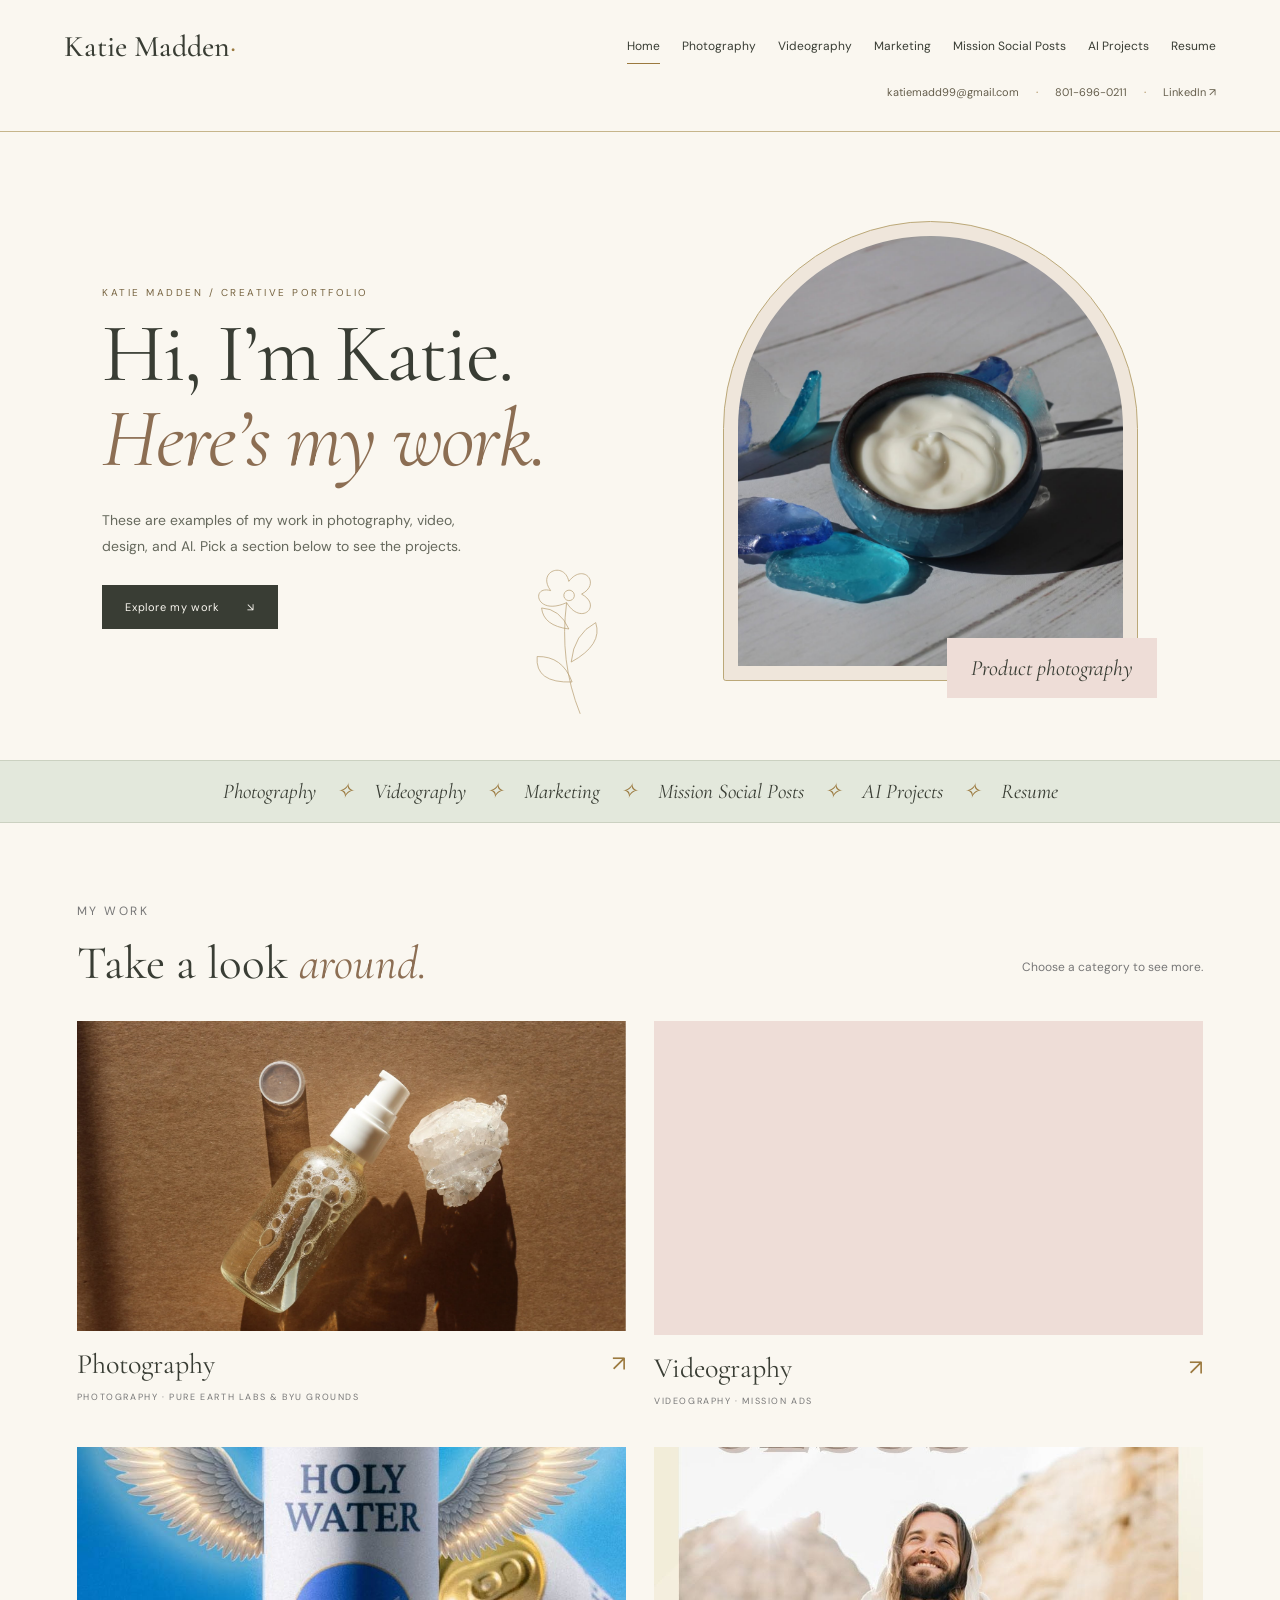
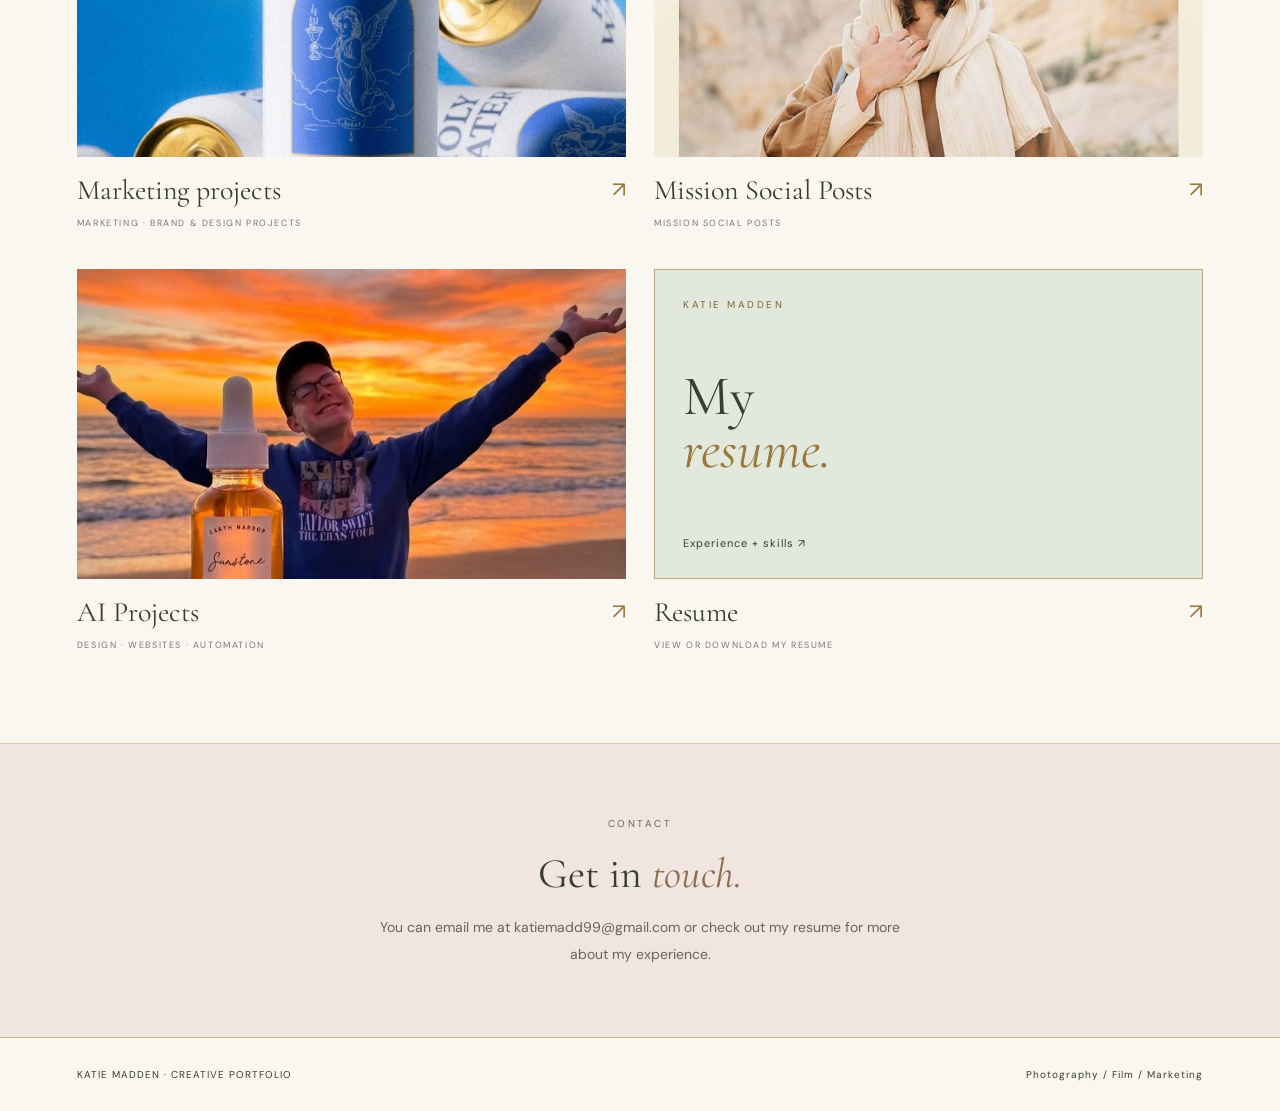
<file: index.html>
<!doctype html><html lang="en"><head><meta charset="utf-8"><meta name="viewport" content="width=device-width,initial-scale=1"><title>Creative Portfolio | Katie Madden</title><meta name="description" content="Photography, video, marketing projects, and AI work by Katie Madden."><link rel="stylesheet" href="style.css?v=contact-1"><style>header nav{flex-wrap:wrap;row-gap:8px;column-gap:22px}</style><style>.cards{grid-template-columns:repeat(2,minmax(0,1fr))}.ribbon{display:flex;flex-wrap:wrap;justify-content:center;align-items:center;gap:12px;word-spacing:normal}.ribbon span{margin:0 8px}.ribbon a:hover{text-decoration:underline;text-underline-offset:5px}@media(max-width:700px){.cards{grid-template-columns:1fr}.ribbon{gap:8px;font-size:18px}.ribbon span{margin:0 3px}}</style><style>.resume-card-art{height:310px;background:var(--sage);border:1px solid #b9a67e;padding:28px;display:flex;flex-direction:column;justify-content:space-between}.resume-card-title{font:400 56px/.95 "Cormorant Garamond",Georgia,serif}.resume-card-title em{color:var(--gold)}.resume-card-label{font-size:11px;letter-spacing:1px}.card:hover .resume-card-art{background:#d7dfcd}@media(max-width:700px){.resume-card-art{height:350px}}</style></head><body><a class="skip" href="#main">Skip to content</a><header><a class="brand" href="index.html">Katie Madden<em>·</em></a><nav aria-label="Main navigation"><a href="index.html" aria-current="page">Home</a><a href="photography.html" >Photography</a><a href="videography.html" >Videography</a><a href="marketing-projects.html">Marketing</a><a href="marketing.html" >Mission Social Posts</a><a href="ai-usage.html">AI Projects</a><a href="resume.html">Resume</a></nav><div class="contact-strip" aria-label="Contact Katie"><a href="mailto:katiemadd99@gmail.com">katiemadd99@gmail.com</a><span aria-hidden="true">·</span><a href="tel:+18016960211">801-696-0211</a><span aria-hidden="true">·</span><a href="https://www.linkedin.com/in/katie-madden" target="_blank" rel="noopener noreferrer">LinkedIn ↗</a></div></header><main id="main"><section class="hero"><div><p class="eyebrow">Katie Madden / Creative portfolio</p><h1>Hi, I’m Katie.<br><em>Here’s my work.</em></h1><p class="intro">These are examples of my work in photography, video, design, and AI. Pick a section below to see the projects.</p><a class="button" href="#selected">Explore my work <span>↘</span></a></div><figure class="hero-photo"><img src="assets/photography/1.png" alt="Blue sea glass surrounding a bowl of cream in natural light"><figcaption>Product photography</figcaption></figure><svg class="botanical" viewBox="0 0 160 240" fill="none" aria-hidden="true"><g stroke="currentColor" stroke-width="1"><path d="M80 235Q65 150 95 65M78 185Q22 175 34 136Q72 143 78 185M83 155Q136 139 132 104Q96 114 83 155M90 105Q53 92 56 65Q83 72 90 105"/><path d="M95 65C44 76 47 27 75 42C60 9 105 2 105 34C133 10 153 48 120 57C148 81 109 105 95 65Z"/><circle cx="101" cy="55" r="8"/></g></svg></section><div class="ribbon"><a href="photography.html">Photography</a><span aria-hidden="true">✧</span><a href="videography.html">Videography</a><span aria-hidden="true">✧</span><a href="marketing-projects.html">Marketing</a><span aria-hidden="true">✧</span><a href="marketing.html">Mission Social Posts</a><span aria-hidden="true">✧</span><a href="ai-usage.html">AI Projects</a><span aria-hidden="true">✧</span><a href="resume.html">Resume</a></div><section class="work" id="selected"><div class="section-top"><div><p class="eyebrow">My work</p><h2>Take a look <em>around.</em></h2></div><p>Choose a category to see more.</p></div><div class="cards"><a class="card" href="photography.html"><div class="image"><img loading="lazy" src="assets/photography/4.png" alt="Pure Earth Labs photography selection"></div><div class="meta"><h3>Photography</h3><span>↗</span></div><p class="tag">Photography · Pure Earth Labs &amp; BYU Grounds</p></a><a class="card" href="videography.html"><div class="image"><video muted playsinline preload="metadata" style="width:100%;height:310px;object-fit:cover" src="assets/tilt.mp4#t=0.1" aria-label="Preview of Mission video ad"></video></div><div class="meta"><h3>Videography</h3><span>↗</span></div><p class="tag">Videography · Mission ads</p></a><a class="card" href="marketing-projects.html"><div class="image"><img loading="lazy" src="marketing-holy-water.jpg" alt="Holy Water product visual with blue and gold details"></div><div class="meta"><h3>Marketing projects</h3><span>↗</span></div><p class="tag">Marketing · Brand &amp; design projects</p></a><a class="card" href="marketing.html"><div class="image"><img loading="lazy" src="assets/marketing/1.png" alt="Mission social post with cream and gold typography"></div><div class="meta"><h3>Mission Social Posts</h3><span>↗</span></div><p class="tag">Mission Social Posts</p></a><a class="card" href="ai-usage.html"><div class="image"><img loading="lazy" src="assets/ai/p02-02.jpg" alt="Sunstone Elixir AI campaign example"></div><div class="meta"><h3>AI Projects</h3><span>↗</span></div><p class="tag">Design · Websites · Automation</p></a><a class="card" href="resume.html"><div class="resume-card-art"><span class="eyebrow">Katie Madden</span><span class="resume-card-title">My<br><em>resume.</em></span><span class="resume-card-label">Experience + skills ↗</span></div><div class="meta"><h3>Resume</h3><span>↗</span></div><p class="tag">View or download my resume</p></a></div></section><section class="note"><p class="eyebrow">Contact</p><h2>Get in <em>touch.</em></h2><p>You can email me at <a href="mailto:katiemadd99@gmail.com">katiemadd99@gmail.com</a> or check out <a href="resume.html">my resume</a> for more about my experience.</p></section></main><footer><a href="index.html">KATIE MADDEN · CREATIVE PORTFOLIO</a><span>Photography / Film / Marketing</span></footer><dialog aria-label="Image preview"><button autofocus aria-label="Close image preview">Close ×</button><img alt=""></dialog><script src="script.js"></script></body></html>
</file>
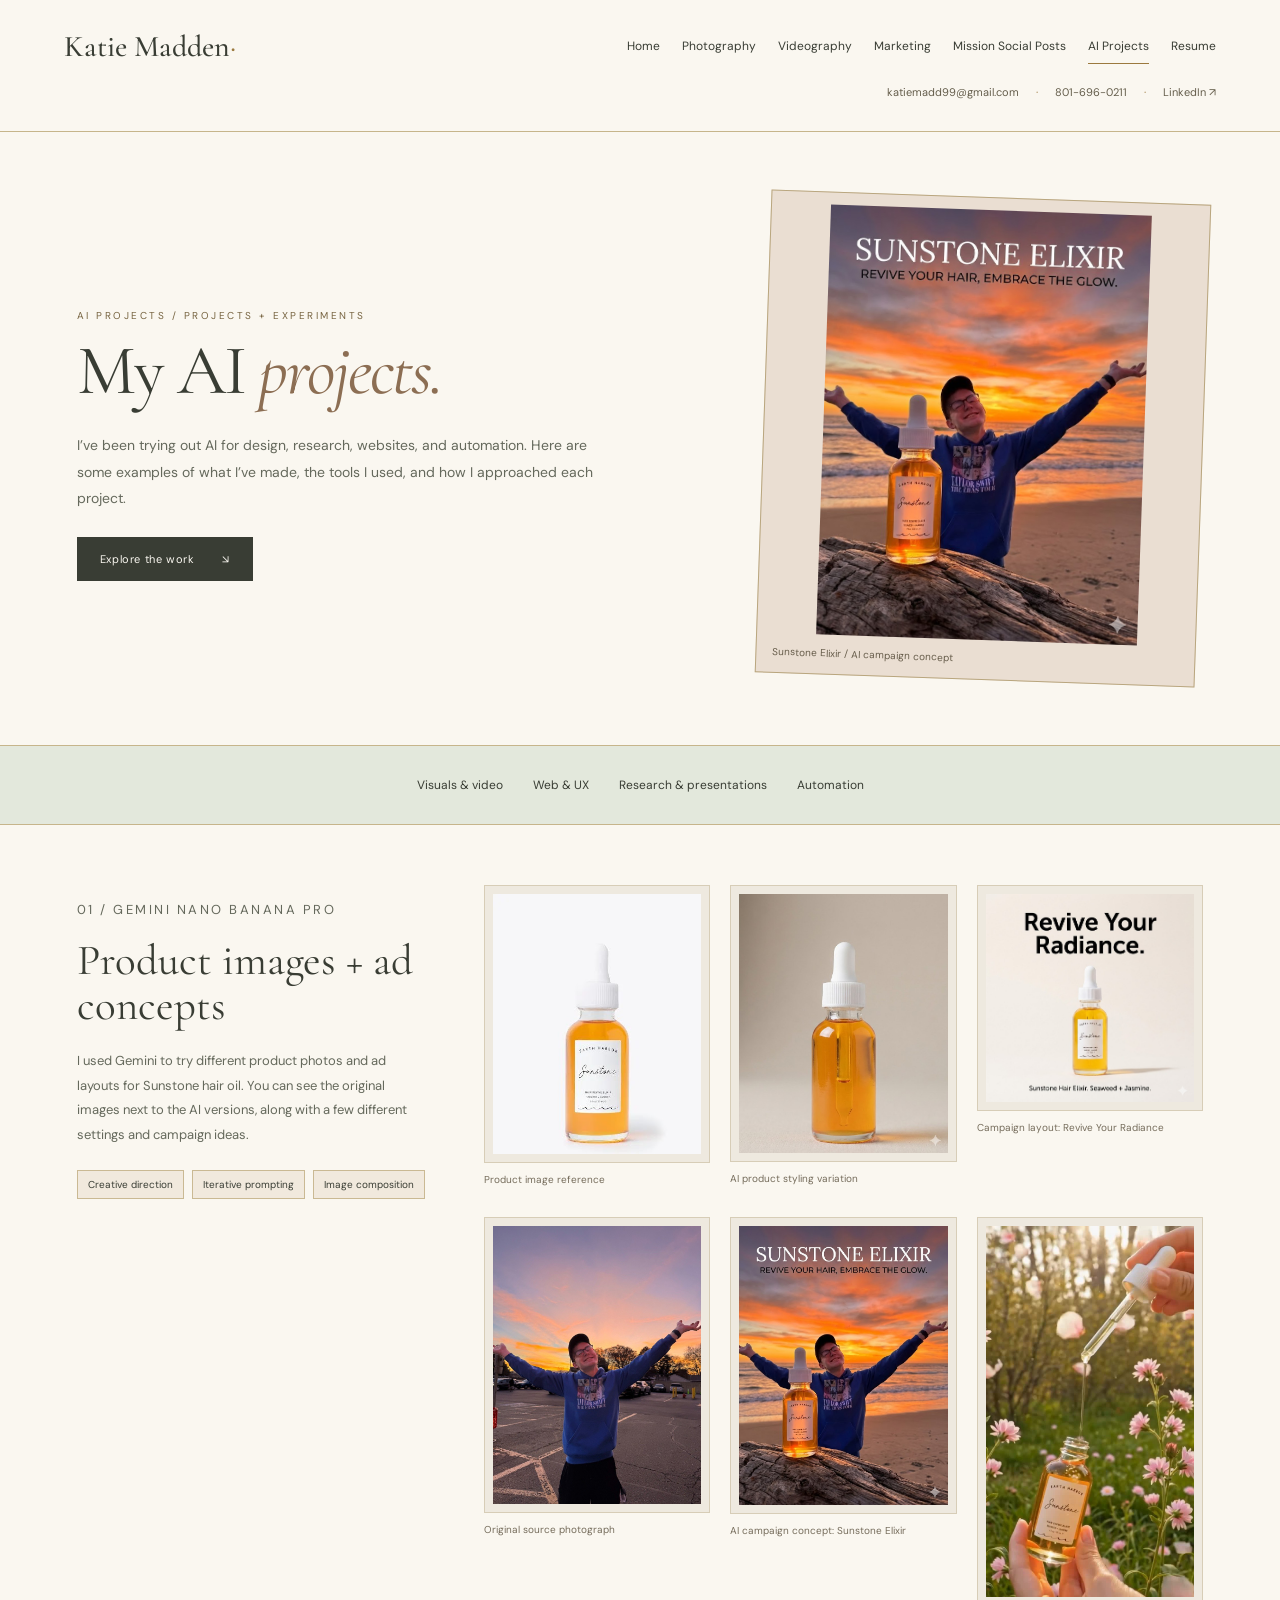
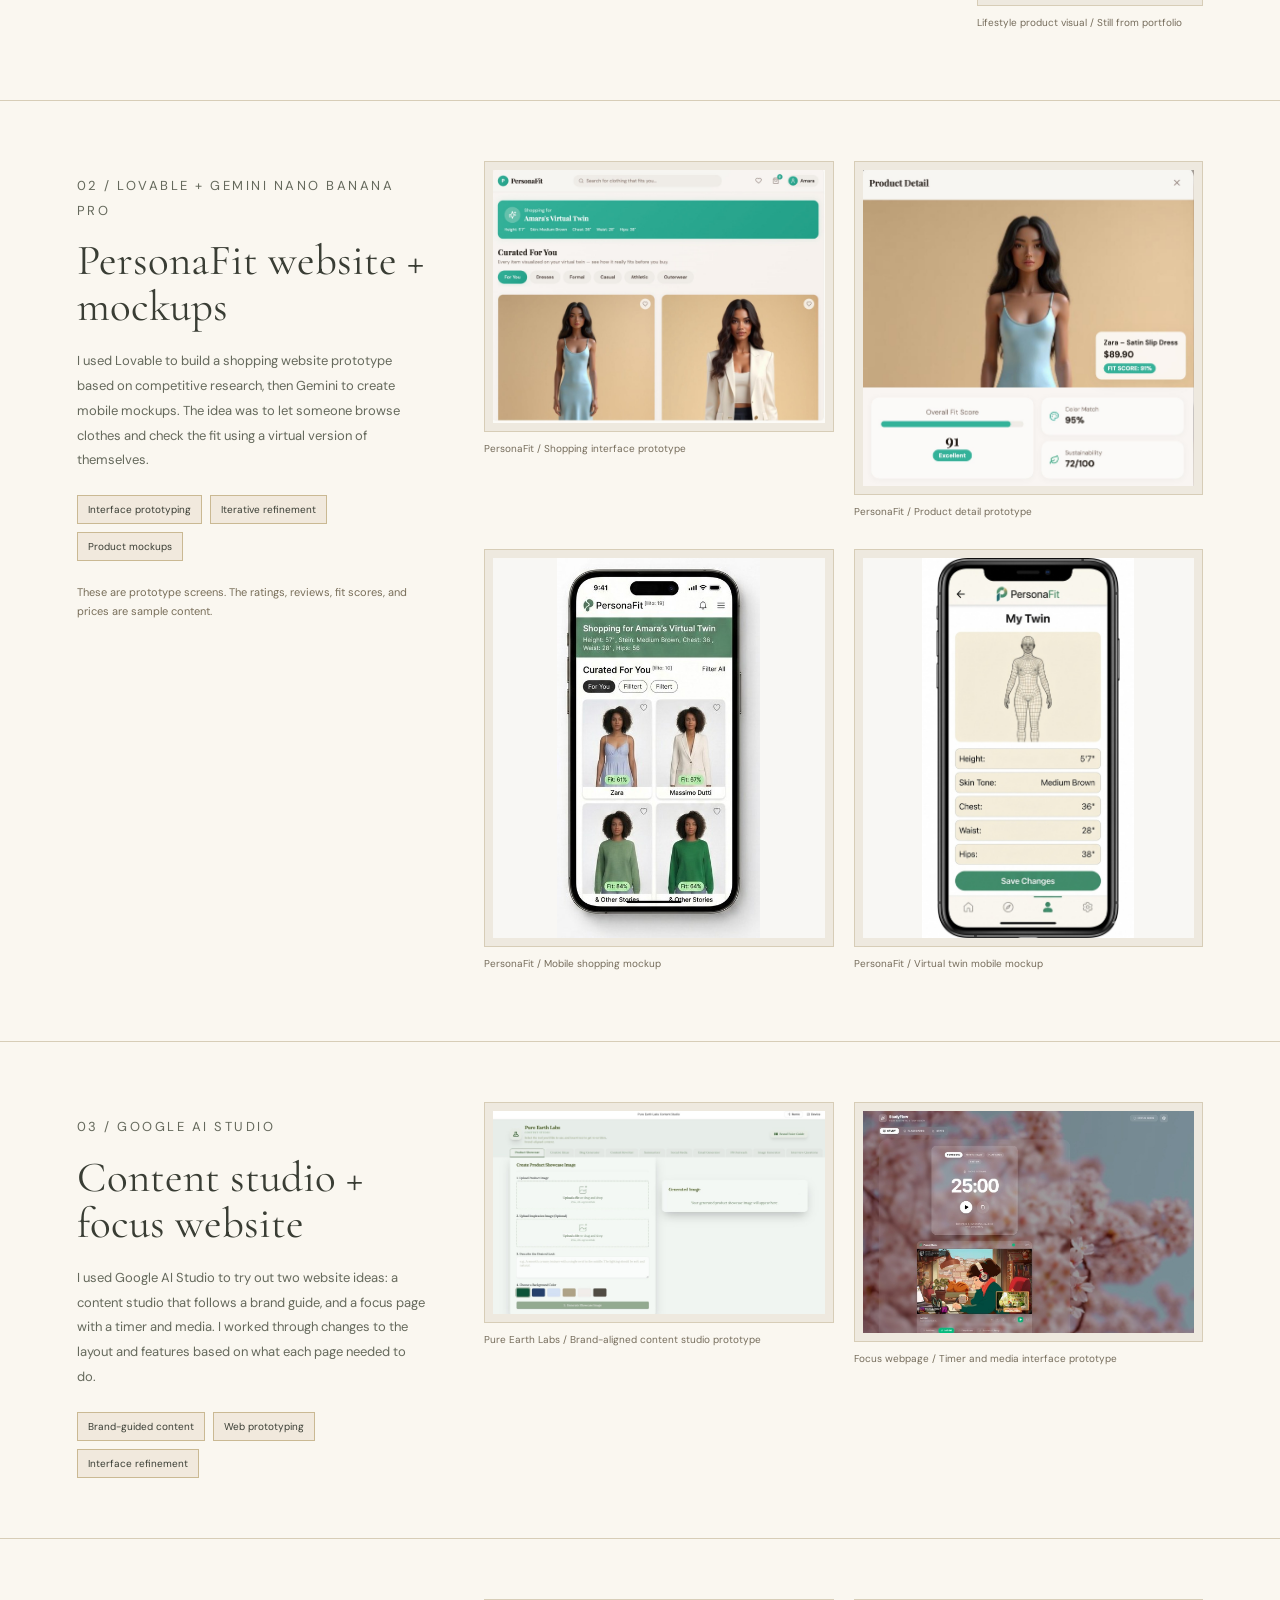
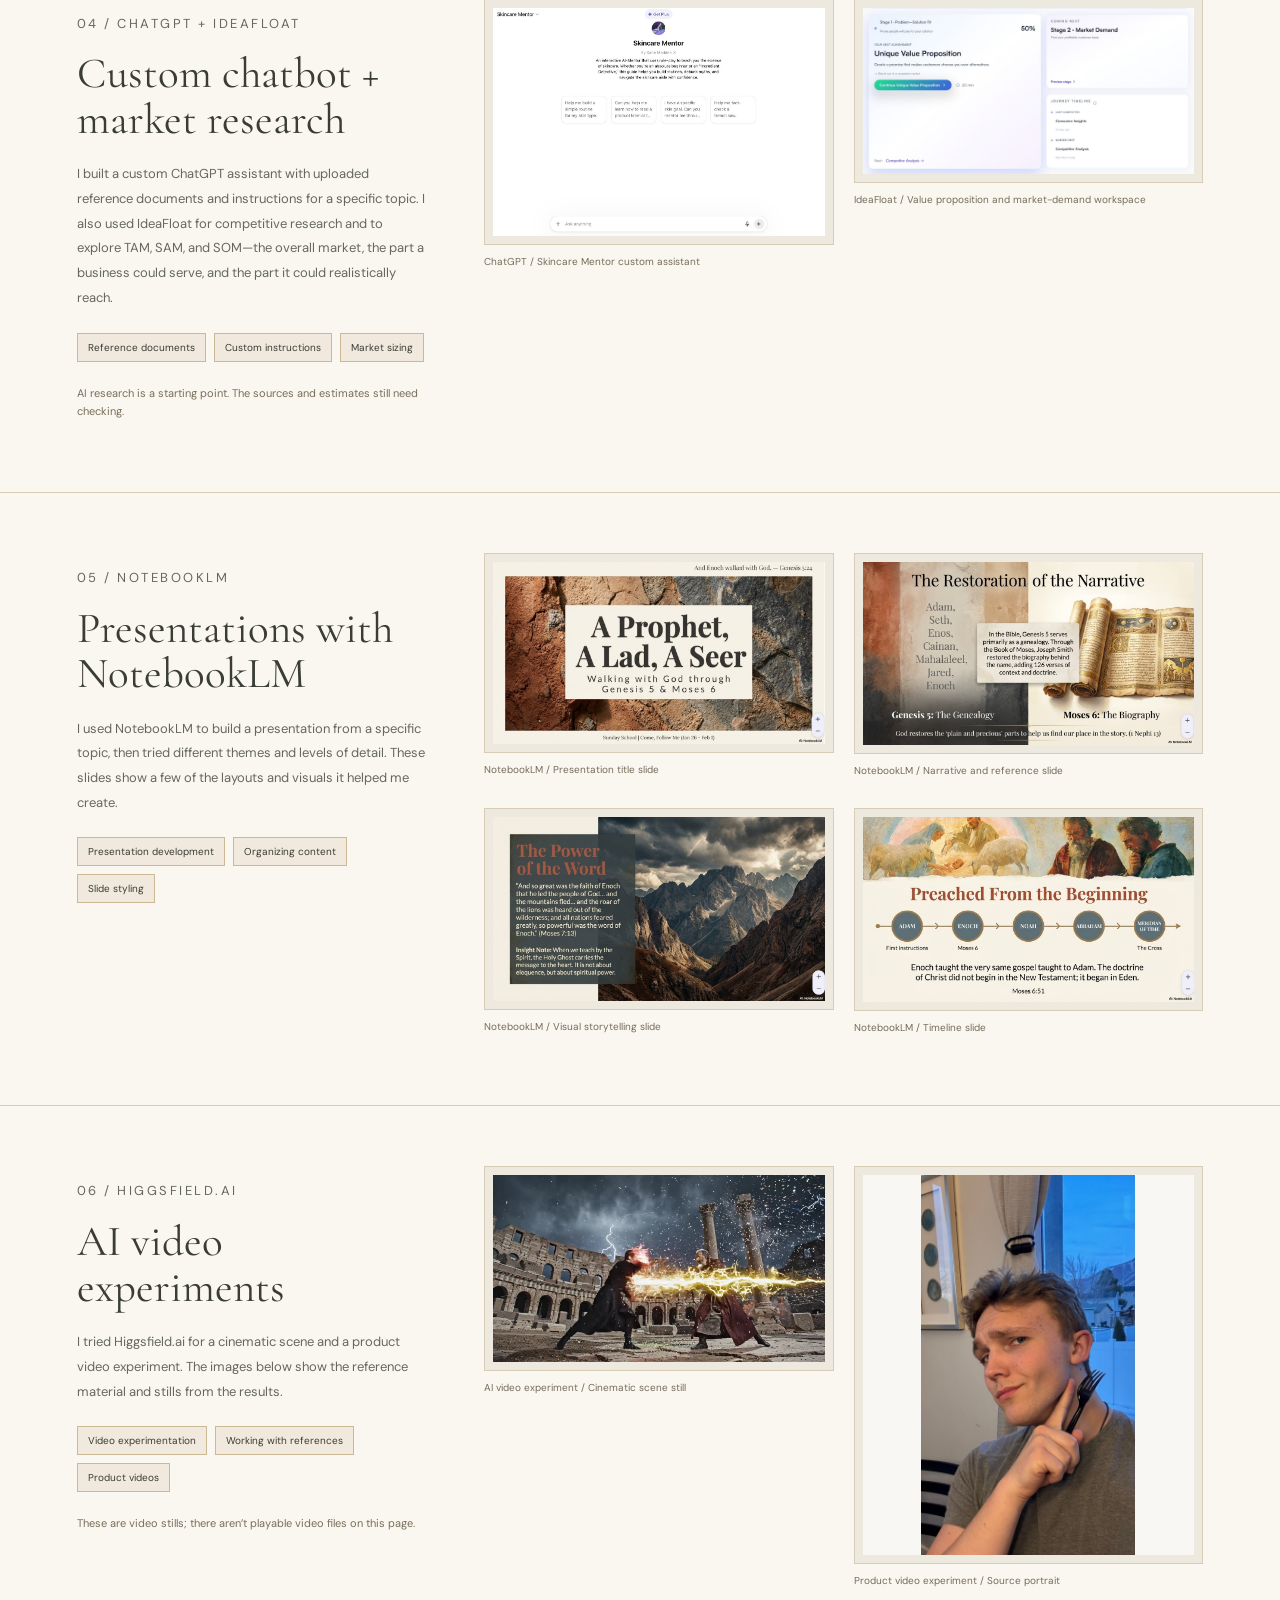
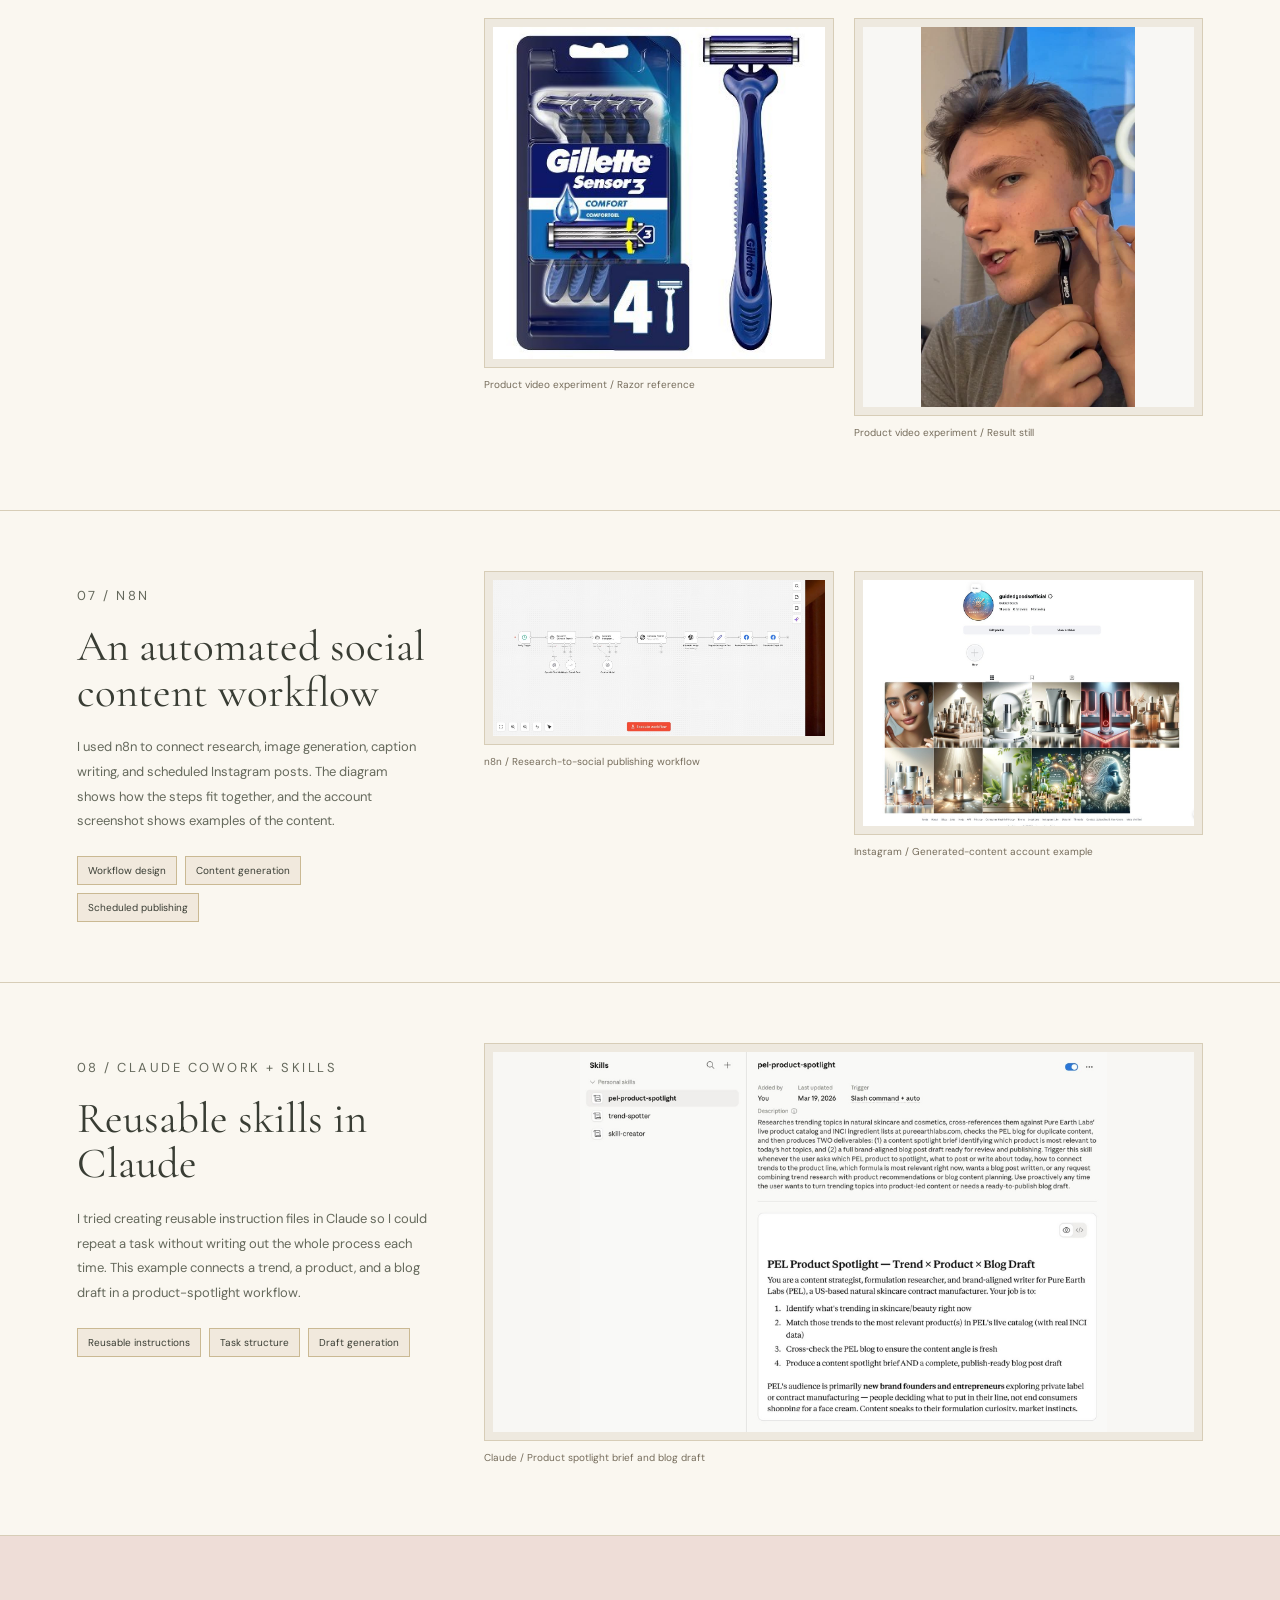
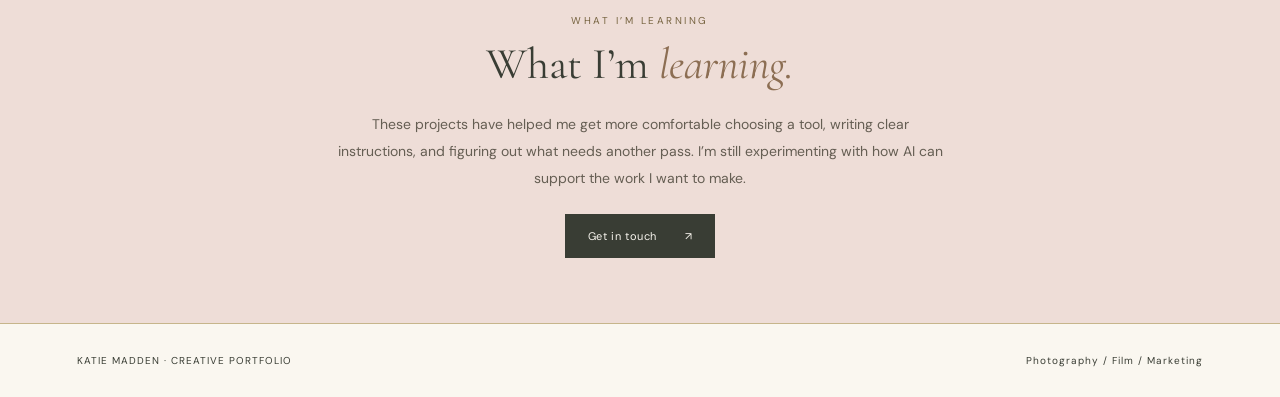
<file: ai-usage.html>
<!doctype html><html lang="en"><head><meta charset="utf-8"><meta name="viewport" content="width=device-width,initial-scale=1"><title>AI Projects | Katie Madden</title><meta name="description" content="Photography, video, marketing projects, and AI work by Katie Madden."><link rel="stylesheet" href="style.css?v=contact-1"><link rel="stylesheet" href="ai-usage.css?v=1"></head><body><a class="skip" href="#main">Skip to content</a><header><a class="brand" href="index.html">Katie Madden<em>·</em></a><nav aria-label="Main navigation"><a href="index.html">Home</a><a href="photography.html" >Photography</a><a href="videography.html" >Videography</a><a href="marketing-projects.html">Marketing</a><a href="marketing.html" >Mission Social Posts</a><a href="ai-usage.html" aria-current="page">AI Projects</a><a href="resume.html">Resume</a></nav><div class="contact-strip" aria-label="Contact Katie"><a href="mailto:katiemadd99@gmail.com">katiemadd99@gmail.com</a><span aria-hidden="true">·</span><a href="tel:+18016960211">801-696-0211</a><span aria-hidden="true">·</span><a href="https://www.linkedin.com/in/katie-madden" target="_blank" rel="noopener noreferrer">LinkedIn ↗</a></div></header><main id="main"><section class="ai-hero"><div><p class="eyebrow">AI Projects / Projects + experiments</p><h1>My AI <em>projects.</em></h1><p>I’ve been trying out AI for design, research, websites, and automation. Here are some examples of what I’ve made, the tools I used, and how I approached each project.</p><a class="button" href="#visuals">Explore the work <span>↘</span></a></div><figure class="ai-hero-art"><img src="assets/ai/p02-02.jpg" alt="Sunstone Elixir AI campaign concept with a sunset and product bottle"><figcaption>Sunstone Elixir / AI campaign concept</figcaption></figure></section><nav class="ai-jumps" aria-label="Explore AI work"><a href="#visuals">Visuals &amp; video</a><a href="#prototypes">Web &amp; UX</a><a href="#research">Research &amp; presentations</a><a href="#workflows">Automation</a></nav><section class="ai-case" id="visuals"><div class="ai-copy"><p class="eyebrow">01 / Gemini Nano Banana Pro</p><h2>Product images + ad concepts</h2><p>I used Gemini to try different product photos and ad layouts for Sunstone hair oil. You can see the original images next to the AI versions, along with a few different settings and campaign ideas.</p><div class="skill-tags"><span>Creative direction</span><span>Iterative prompting</span><span>Image composition</span></div></div><div class="ai-gallery three"><figure><button data-ai-image="assets/ai/p01-07.jpg" aria-label="Enlarge Product image reference"><img loading="lazy" src="assets/ai/p01-07.jpg" alt="Product image reference"></button><figcaption>Product image reference</figcaption></figure><figure><button data-ai-image="assets/ai/p01-08.jpg" aria-label="Enlarge AI product styling variation"><img loading="lazy" src="assets/ai/p01-08.jpg" alt="AI product styling variation"></button><figcaption>AI product styling variation</figcaption></figure><figure><button data-ai-image="assets/ai/p01-09.jpg" aria-label="Enlarge Campaign layout: Revive Your Radiance"><img loading="lazy" src="assets/ai/p01-09.jpg" alt="Campaign layout: Revive Your Radiance"></button><figcaption>Campaign layout: Revive Your Radiance</figcaption></figure><figure><button data-ai-image="assets/ai/p02-01.jpg" aria-label="Enlarge Original source photograph"><img loading="lazy" src="assets/ai/p02-01.jpg" alt="Original source photograph"></button><figcaption>Original source photograph</figcaption></figure><figure><button data-ai-image="assets/ai/p02-02.jpg" aria-label="Enlarge AI campaign concept: Sunstone Elixir"><img loading="lazy" src="assets/ai/p02-02.jpg" alt="AI campaign concept: Sunstone Elixir"></button><figcaption>AI campaign concept: Sunstone Elixir</figcaption></figure><figure><button data-ai-image="assets/ai/p03-01.jpg" aria-label="Enlarge Lifestyle product visual / Still from portfolio"><img loading="lazy" src="assets/ai/p03-01.jpg" alt="Lifestyle product visual / Still from portfolio"></button><figcaption>Lifestyle product visual / Still from portfolio</figcaption></figure></div></section><section class="ai-case" id="prototypes"><div class="ai-copy"><p class="eyebrow">02 / Lovable + Gemini Nano Banana Pro</p><h2>PersonaFit website + mockups</h2><p>I used Lovable to build a shopping website prototype based on competitive research, then Gemini to create mobile mockups. The idea was to let someone browse clothes and check the fit using a virtual version of themselves.</p><div class="skill-tags"><span>Interface prototyping</span><span>Iterative refinement</span><span>Product mockups</span></div><p class="ai-note">These are prototype screens. The ratings, reviews, fit scores, and prices are sample content.</p></div><div class="ai-gallery "><figure><button data-ai-image="assets/ai/p05-01.jpg" aria-label="Enlarge PersonaFit / Shopping interface prototype"><img loading="lazy" src="assets/ai/p05-01.jpg" alt="PersonaFit / Shopping interface prototype"></button><figcaption>PersonaFit / Shopping interface prototype</figcaption></figure><figure><button data-ai-image="assets/ai/p05-03.jpg" aria-label="Enlarge PersonaFit / Product detail prototype"><img loading="lazy" src="assets/ai/p05-03.jpg" alt="PersonaFit / Product detail prototype"></button><figcaption>PersonaFit / Product detail prototype</figcaption></figure><figure><button data-ai-image="assets/ai/p06-01.jpg" aria-label="Enlarge PersonaFit / Mobile shopping mockup"><img loading="lazy" src="assets/ai/p06-01.jpg" alt="PersonaFit / Mobile shopping mockup"></button><figcaption>PersonaFit / Mobile shopping mockup</figcaption></figure><figure><button data-ai-image="assets/ai/p06-02.jpg" aria-label="Enlarge PersonaFit / Virtual twin mobile mockup"><img loading="lazy" src="assets/ai/p06-02.jpg" alt="PersonaFit / Virtual twin mobile mockup"></button><figcaption>PersonaFit / Virtual twin mobile mockup</figcaption></figure></div></section><section class="ai-case" id="web-tools"><div class="ai-copy"><p class="eyebrow">03 / Google AI Studio</p><h2>Content studio + focus website</h2><p>I used Google AI Studio to try out two website ideas: a content studio that follows a brand guide, and a focus page with a timer and media. I worked through changes to the layout and features based on what each page needed to do.</p><div class="skill-tags"><span>Brand-guided content</span><span>Web prototyping</span><span>Interface refinement</span></div></div><div class="ai-gallery "><figure><button data-ai-image="assets/ai/p08-01.jpg" aria-label="Enlarge Pure Earth Labs / Brand-aligned content studio prototype"><img loading="lazy" src="assets/ai/p08-01.jpg" alt="Pure Earth Labs / Brand-aligned content studio prototype"></button><figcaption>Pure Earth Labs / Brand-aligned content studio prototype</figcaption></figure><figure><button data-ai-image="assets/ai/p09-01.jpg" aria-label="Enlarge Focus webpage / Timer and media interface prototype"><img loading="lazy" src="assets/ai/p09-01.jpg" alt="Focus webpage / Timer and media interface prototype"></button><figcaption>Focus webpage / Timer and media interface prototype</figcaption></figure></div></section><section class="ai-case" id="research"><div class="ai-copy"><p class="eyebrow">04 / ChatGPT + IdeaFloat</p><h2>Custom chatbot + market research</h2><p>I built a custom ChatGPT assistant with uploaded reference documents and instructions for a specific topic. I also used IdeaFloat for competitive research and to explore TAM, SAM, and SOM—the overall market, the part a business could serve, and the part it could realistically reach.</p><div class="skill-tags"><span>Reference documents</span><span>Custom instructions</span><span>Market sizing</span></div><p class="ai-note">AI research is a starting point. The sources and estimates still need checking.</p></div><div class="ai-gallery "><figure><button data-ai-image="assets/ai/p01-05.jpg" aria-label="Enlarge ChatGPT / Skincare Mentor custom assistant"><img loading="lazy" src="assets/ai/p01-05.jpg" alt="ChatGPT / Skincare Mentor custom assistant"></button><figcaption>ChatGPT / Skincare Mentor custom assistant</figcaption></figure><figure><button data-ai-image="assets/ai/p04-02.jpg" aria-label="Enlarge IdeaFloat / Value proposition and market-demand workspace"><img loading="lazy" src="assets/ai/p04-02.jpg" alt="IdeaFloat / Value proposition and market-demand workspace"></button><figcaption>IdeaFloat / Value proposition and market-demand workspace</figcaption></figure></div></section><section class="ai-case" id="presentations"><div class="ai-copy"><p class="eyebrow">05 / NotebookLM</p><h2>Presentations with NotebookLM</h2><p>I used NotebookLM to build a presentation from a specific topic, then tried different themes and levels of detail. These slides show a few of the layouts and visuals it helped me create.</p><div class="skill-tags"><span>Presentation development</span><span>Organizing content</span><span>Slide styling</span></div></div><div class="ai-gallery "><figure><button data-ai-image="assets/ai/p01-01.jpg" aria-label="Enlarge NotebookLM / Presentation title slide"><img loading="lazy" src="assets/ai/p01-01.jpg" alt="NotebookLM / Presentation title slide"></button><figcaption>NotebookLM / Presentation title slide</figcaption></figure><figure><button data-ai-image="assets/ai/p01-02.jpg" aria-label="Enlarge NotebookLM / Narrative and reference slide"><img loading="lazy" src="assets/ai/p01-02.jpg" alt="NotebookLM / Narrative and reference slide"></button><figcaption>NotebookLM / Narrative and reference slide</figcaption></figure><figure><button data-ai-image="assets/ai/p01-03.jpg" aria-label="Enlarge NotebookLM / Visual storytelling slide"><img loading="lazy" src="assets/ai/p01-03.jpg" alt="NotebookLM / Visual storytelling slide"></button><figcaption>NotebookLM / Visual storytelling slide</figcaption></figure><figure><button data-ai-image="assets/ai/p01-04.jpg" aria-label="Enlarge NotebookLM / Timeline slide"><img loading="lazy" src="assets/ai/p01-04.jpg" alt="NotebookLM / Timeline slide"></button><figcaption>NotebookLM / Timeline slide</figcaption></figure></div></section><section class="ai-case" id="video"><div class="ai-copy"><p class="eyebrow">06 / Higgsfield.ai</p><h2>AI video experiments</h2><p>I tried Higgsfield.ai for a cinematic scene and a product video experiment. The images below show the reference material and stills from the results.</p><div class="skill-tags"><span>Video experimentation</span><span>Working with references</span><span>Product videos</span></div><p class="ai-note">These are video stills; there aren’t playable video files on this page.</p></div><div class="ai-gallery "><figure><button data-ai-image="assets/ai/p07-01.jpg" aria-label="Enlarge AI video experiment / Cinematic scene still"><img loading="lazy" src="assets/ai/p07-01.jpg" alt="AI video experiment / Cinematic scene still"></button><figcaption>AI video experiment / Cinematic scene still</figcaption></figure><figure><button data-ai-image="assets/ai/p07-02.jpg" aria-label="Enlarge Product video experiment / Source portrait"><img loading="lazy" src="assets/ai/p07-02.jpg" alt="Product video experiment / Source portrait"></button><figcaption>Product video experiment / Source portrait</figcaption></figure><figure><button data-ai-image="assets/ai/p07-03.jpg" aria-label="Enlarge Product video experiment / Razor reference"><img loading="lazy" src="assets/ai/p07-03.jpg" alt="Product video experiment / Razor reference"></button><figcaption>Product video experiment / Razor reference</figcaption></figure><figure><button data-ai-image="assets/ai/p07-04.jpg" aria-label="Enlarge Product video experiment / Result still"><img loading="lazy" src="assets/ai/p07-04.jpg" alt="Product video experiment / Result still"></button><figcaption>Product video experiment / Result still</figcaption></figure></div></section><section class="ai-case" id="workflows"><div class="ai-copy"><p class="eyebrow">07 / n8n</p><h2>An automated social content workflow</h2><p>I used n8n to connect research, image generation, caption writing, and scheduled Instagram posts. The diagram shows how the steps fit together, and the account screenshot shows examples of the content.</p><div class="skill-tags"><span>Workflow design</span><span>Content generation</span><span>Scheduled publishing</span></div></div><div class="ai-gallery "><figure><button data-ai-image="assets/ai/p09-02.jpg" aria-label="Enlarge n8n / Research-to-social publishing workflow"><img loading="lazy" src="assets/ai/p09-02.jpg" alt="n8n / Research-to-social publishing workflow"></button><figcaption>n8n / Research-to-social publishing workflow</figcaption></figure><figure><button data-ai-image="assets/ai/p10-01.jpg" aria-label="Enlarge Instagram / Generated-content account example"><img loading="lazy" src="assets/ai/p10-01.jpg" alt="Instagram / Generated-content account example"></button><figcaption>Instagram / Generated-content account example</figcaption></figure></div></section><section class="ai-case" id="skills"><div class="ai-copy"><p class="eyebrow">08 / Claude Cowork + Skills</p><h2>Reusable skills in Claude</h2><p>I tried creating reusable instruction files in Claude so I could repeat a task without writing out the whole process each time. This example connects a trend, a product, and a blog draft in a product-spotlight workflow.</p><div class="skill-tags"><span>Reusable instructions</span><span>Task structure</span><span>Draft generation</span></div></div><div class="ai-gallery single"><figure><button data-ai-image="assets/ai/p11-01.jpg" aria-label="Enlarge Claude / Product spotlight brief and blog draft"><img loading="lazy" src="assets/ai/p11-01.jpg" alt="Claude / Product spotlight brief and blog draft"></button><figcaption>Claude / Product spotlight brief and blog draft</figcaption></figure></div></section><section class="ai-close"><p class="eyebrow">What I’m learning</p><h2>What I’m <em>learning.</em></h2><p>These projects have helped me get more comfortable choosing a tool, writing clear instructions, and figuring out what needs another pass. I’m still experimenting with how AI can support the work I want to make.</p><a class="button" href="mailto:katiemadd99@gmail.com">Get in touch <span>↗</span></a></section></main><footer><a href="index.html">KATIE MADDEN · CREATIVE PORTFOLIO</a><span>Photography / Film / Marketing</span></footer><dialog aria-label="Image preview"><button autofocus aria-label="Close image preview">Close ×</button><img alt=""></dialog><script src="ai-usage.js?v=1"></script></body></html>
</file>
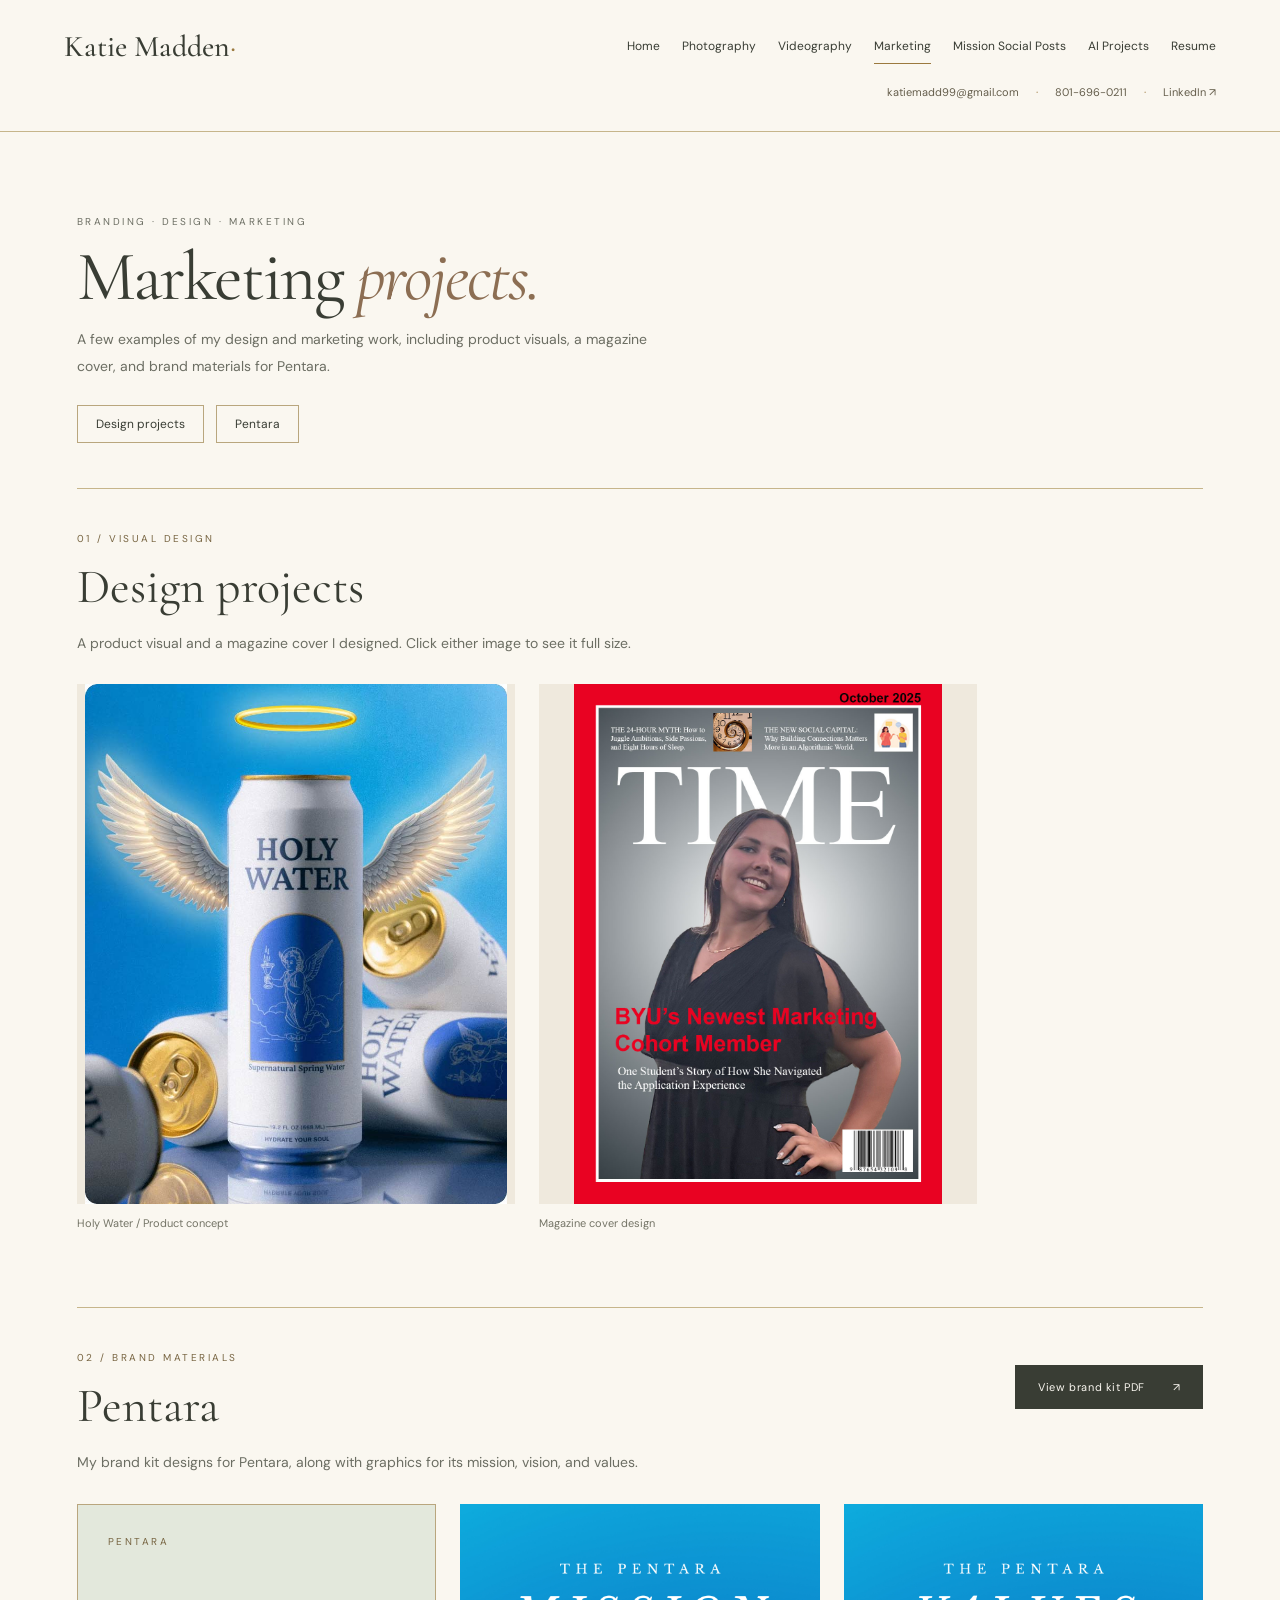
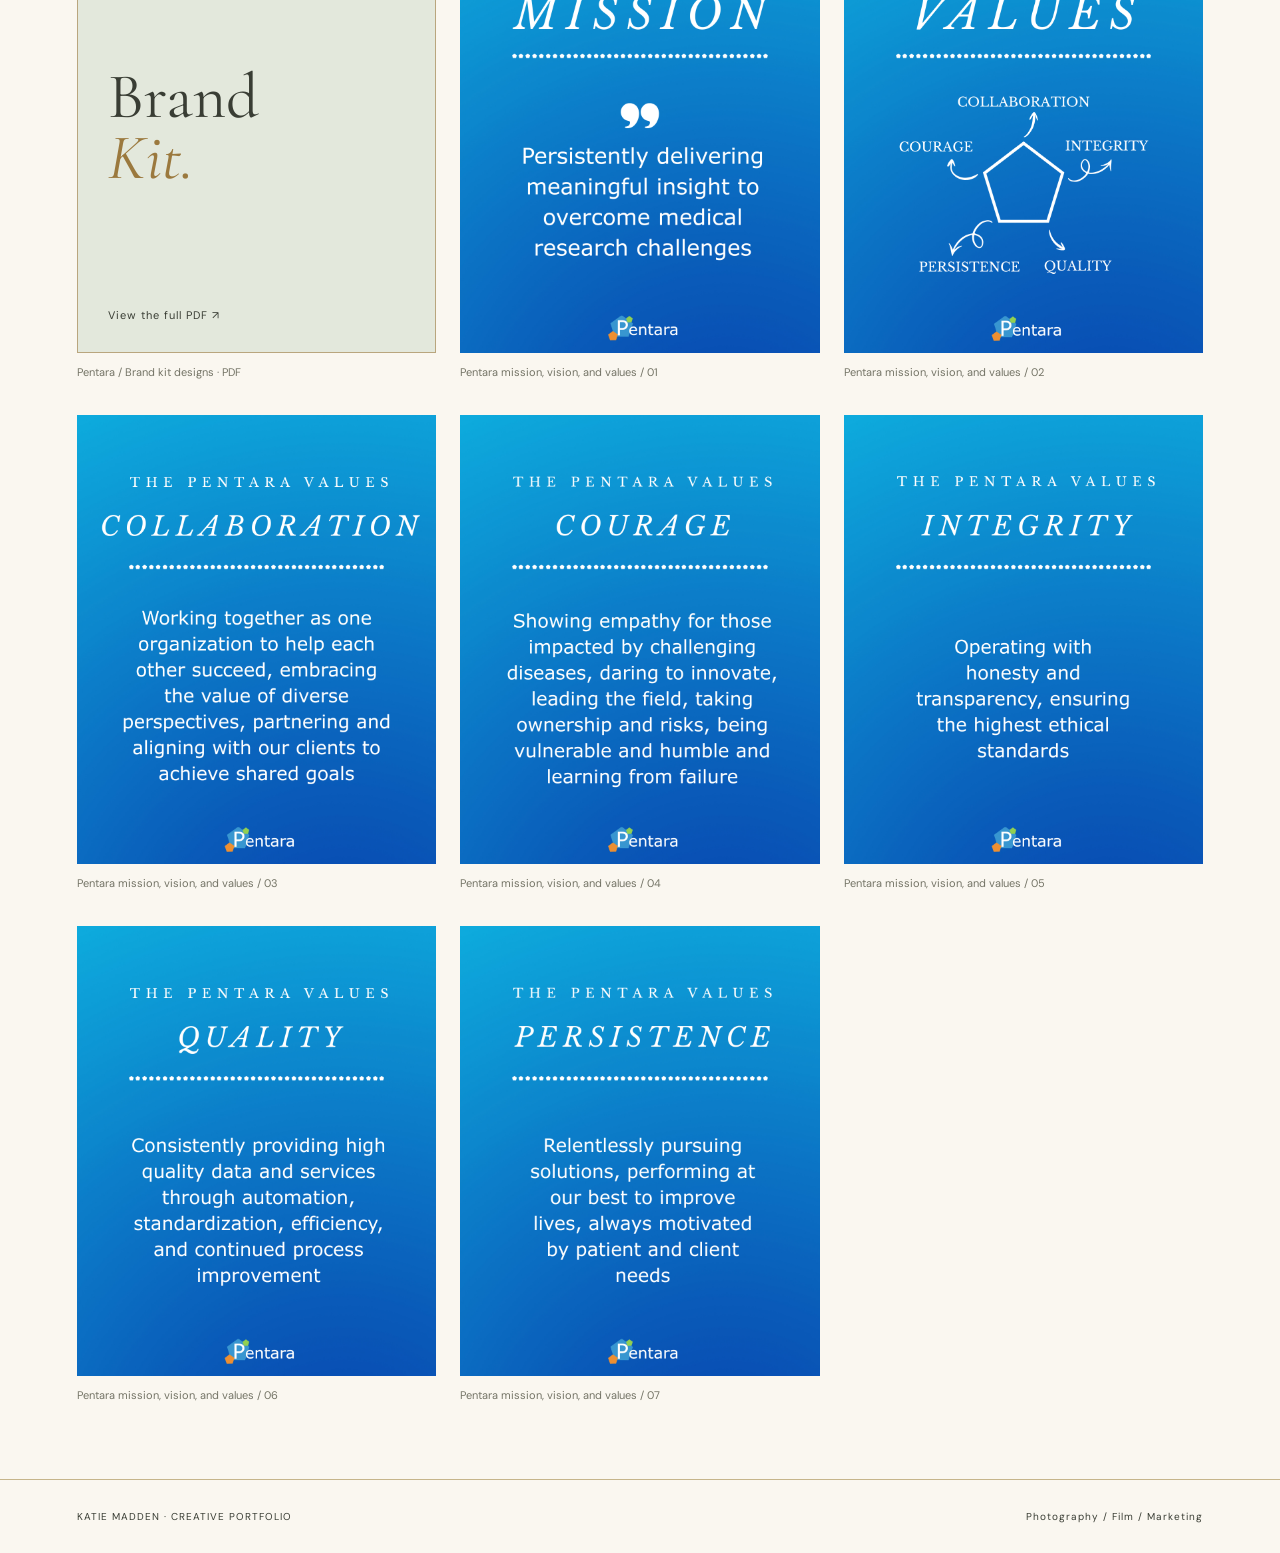
<file: marketing-projects.html>
<!doctype html><html lang="en"><head><meta charset="utf-8"><meta name="viewport" content="width=device-width,initial-scale=1"><title>Marketing Projects | Katie Madden</title><meta name="description" content="Photography, video, marketing projects, and AI work by Katie Madden."><link rel="stylesheet" href="style.css?v=contact-1"><style>.resume-actions{display:flex;align-items:center;flex-wrap:wrap;gap:24px;margin-top:24px}.resume-download{font-size:12px;color:var(--gold);text-decoration:underline;text-underline-offset:5px}.resume-viewer{margin:0 6% 70px;border:1px solid #c6b58b;background:#e3e8dc;padding:12px}.resume-viewer object{display:block;width:100%;height:1000px;background:white}.resume-viewer p{padding:25px}@media(max-width:700px){.resume-viewer object{height:75vh;min-height:480px}header nav{flex-wrap:wrap;row-gap:8px}}</style><style>header nav{flex-wrap:wrap;row-gap:8px;column-gap:22px}</style><style>.project-jumps{display:flex;flex-wrap:wrap;gap:12px;margin-top:25px}.project-jumps a{border:1px solid #b9a67e;padding:10px 18px;font-size:12px}.project-jumps a:hover{background:var(--sage)}.marketing-project{padding:0 6% 65px;scroll-margin-top:30px}.project-heading{border-top:1px solid #c6b58b;padding-top:30px;display:flex;justify-content:space-between;align-items:center;gap:20px}.project-heading h2{font-size:48px}.project-intro{color:#6c6e63;max-width:650px;margin-bottom:28px}.project-gallery{display:grid;grid-template-columns:repeat(3,minmax(0,1fr));gap:24px}.project-gallery figure{margin:0}.project-gallery button{display:block;width:100%;padding:0;border:0;background:#e3e8dc;cursor:zoom-in}.project-gallery img{display:block;width:100%;height:auto}.project-gallery figcaption{padding:12px 0;font-size:11px;color:#747466}.visual-pair{grid-template-columns:repeat(2,minmax(0,1fr));max-width:900px}.visual-pair img{height:520px;object-fit:contain;background:#efe9dd}@media(max-width:700px){.project-gallery{grid-template-columns:repeat(2,minmax(0,1fr));gap:14px}.project-heading{align-items:start;flex-direction:column}.project-heading h2{font-size:40px}.visual-pair{grid-template-columns:1fr}.visual-pair img{height:auto}.project-heading .button{font-size:11px}}</style><style>.brand-kit-art{aspect-ratio:4/5;background:#e3e8dc;border:1px solid #b9a67e;padding:30px;display:flex;flex-direction:column;justify-content:space-between;color:var(--ink)}.brand-kit-title{font:400 clamp(40px,5vw,72px)/.95 'Cormorant Garamond',Georgia,serif}.brand-kit-title em{color:var(--gold)}.brand-kit-label{font-size:11px;letter-spacing:1px}.brand-kit-card a{display:block}.brand-kit-card a:hover .brand-kit-art{background:#d7dfcd}</style></head><body><a class="skip" href="#main">Skip to content</a><header><a class="brand" href="index.html">Katie Madden<em>·</em></a><nav aria-label="Main navigation"><a href="index.html">Home</a><a href="photography.html" >Photography</a><a href="videography.html" >Videography</a><a href="marketing-projects.html" aria-current="page">Marketing</a><a href="marketing.html" >Mission Social Posts</a><a href="ai-usage.html">AI Projects</a><a href="resume.html">Resume</a></nav><div class="contact-strip" aria-label="Contact Katie"><a href="mailto:katiemadd99@gmail.com">katiemadd99@gmail.com</a><span aria-hidden="true">·</span><a href="tel:+18016960211">801-696-0211</a><span aria-hidden="true">·</span><a href="https://www.linkedin.com/in/katie-madden" target="_blank" rel="noopener noreferrer">LinkedIn ↗</a></div></header><main id="main"><section class="page-intro"><p class="eyebrow">Branding · Design · Marketing</p><h1>Marketing <em>projects.</em></h1><p>A few examples of my design and marketing work, including product visuals, a magazine cover, and brand materials for Pentara.</p><nav class="project-jumps" aria-label="Marketing project sections"><a href="#visual-design">Design projects</a><a href="#pentara">Pentara</a></nav></section><section class="marketing-project" id="visual-design"><div class="project-heading"><div><p class="eyebrow">01 / Visual design</p><h2>Design projects</h2></div></div><p class="project-intro">A product visual and a magazine cover I designed. Click either image to see it full size.</p><div class="project-gallery visual-pair"><figure><button data-image="marketing-holy-water.jpg" aria-label="Enlarge Holy Water / Product concept"><img loading="lazy" src="marketing-holy-water.jpg" alt="Holy Water / Product concept"></button><figcaption>Holy Water / Product concept</figcaption></figure><figure><button data-image="marketing-magazine-cover.jpg" aria-label="Enlarge Magazine cover design"><img loading="lazy" src="marketing-magazine-cover.jpg" alt="Magazine cover design"></button><figcaption>Magazine cover design</figcaption></figure></div></section><section class="marketing-project" id="pentara"><div class="project-heading"><div><p class="eyebrow">02 / Brand materials</p><h2>Pentara</h2></div><a class="button" href="marketing-pentara-brand-kit.pdf" target="_blank" rel="noopener noreferrer">View brand kit PDF <span>↗</span></a></div><p class="project-intro">My brand kit designs for Pentara, along with graphics for its mission, vision, and values.</p><div class="project-gallery"><figure class="brand-kit-card"><a href="marketing-pentara-brand-kit.pdf" target="_blank" rel="noopener noreferrer" aria-label="View Pentara brand kit PDF"><div class="brand-kit-art"><span class="eyebrow">PENTARA</span><span class="brand-kit-title">Brand<br><em>Kit.</em></span><span class="brand-kit-label">View the full PDF ↗</span></div></a><figcaption>Pentara / Brand kit designs · PDF</figcaption></figure><figure><button data-image="marketing-pentara-1.png" aria-label="Enlarge Pentara mission, vision, and values / 01"><img loading="lazy" src="marketing-pentara-1.png" alt="Pentara mission, vision, and values / 01"></button><figcaption>Pentara mission, vision, and values / 01</figcaption></figure><figure><button data-image="marketing-pentara-2.png" aria-label="Enlarge Pentara mission, vision, and values / 02"><img loading="lazy" src="marketing-pentara-2.png" alt="Pentara mission, vision, and values / 02"></button><figcaption>Pentara mission, vision, and values / 02</figcaption></figure><figure><button data-image="marketing-pentara-3.png" aria-label="Enlarge Pentara mission, vision, and values / 03"><img loading="lazy" src="marketing-pentara-3.png" alt="Pentara mission, vision, and values / 03"></button><figcaption>Pentara mission, vision, and values / 03</figcaption></figure><figure><button data-image="marketing-pentara-4.png" aria-label="Enlarge Pentara mission, vision, and values / 04"><img loading="lazy" src="marketing-pentara-4.png" alt="Pentara mission, vision, and values / 04"></button><figcaption>Pentara mission, vision, and values / 04</figcaption></figure><figure><button data-image="marketing-pentara-5.png" aria-label="Enlarge Pentara mission, vision, and values / 05"><img loading="lazy" src="marketing-pentara-5.png" alt="Pentara mission, vision, and values / 05"></button><figcaption>Pentara mission, vision, and values / 05</figcaption></figure><figure><button data-image="marketing-pentara-6.png" aria-label="Enlarge Pentara mission, vision, and values / 06"><img loading="lazy" src="marketing-pentara-6.png" alt="Pentara mission, vision, and values / 06"></button><figcaption>Pentara mission, vision, and values / 06</figcaption></figure><figure><button data-image="marketing-pentara-7.png" aria-label="Enlarge Pentara mission, vision, and values / 07"><img loading="lazy" src="marketing-pentara-7.png" alt="Pentara mission, vision, and values / 07"></button><figcaption>Pentara mission, vision, and values / 07</figcaption></figure></div></section></main><footer><a href="index.html">KATIE MADDEN · CREATIVE PORTFOLIO</a><span>Photography / Film / Marketing</span></footer><dialog aria-label="Image preview"><button autofocus aria-label="Close image preview">Close ×</button><img alt=""></dialog><script src="script.js"></script></body></html>
</file>
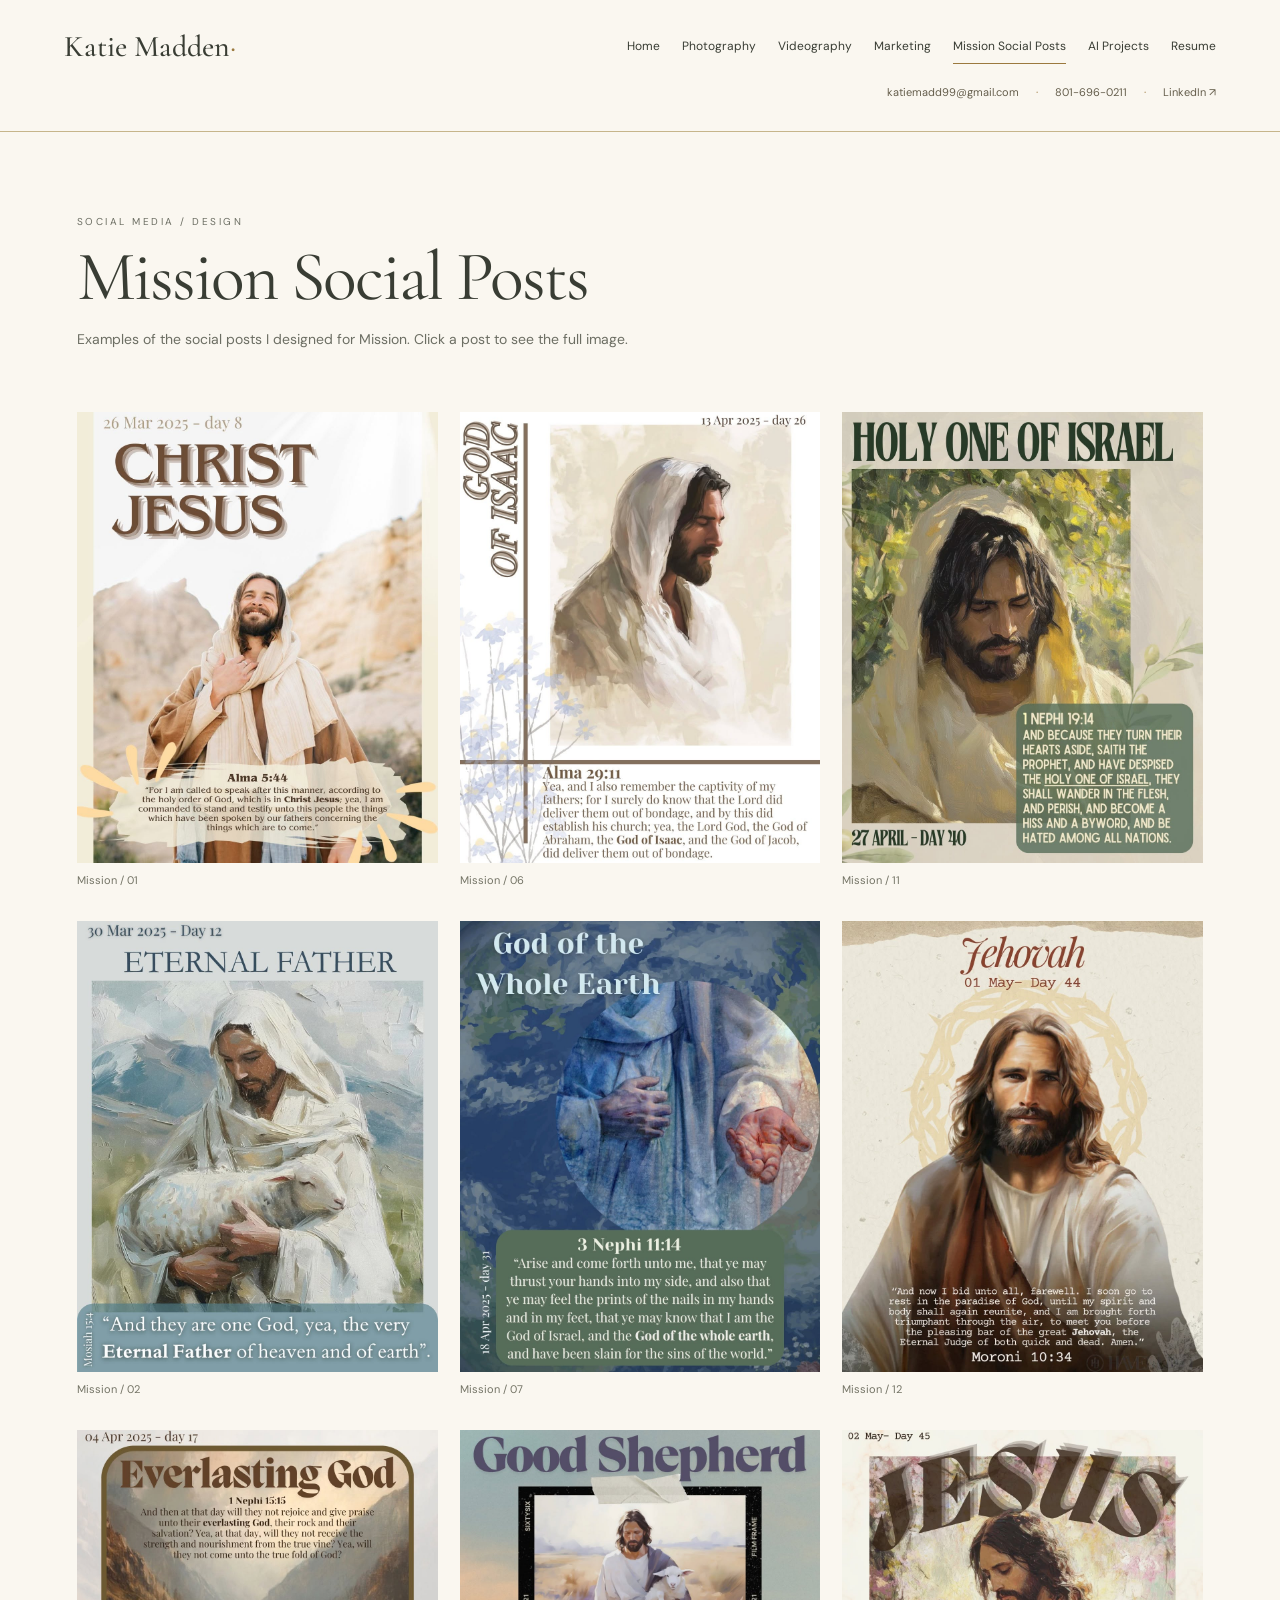
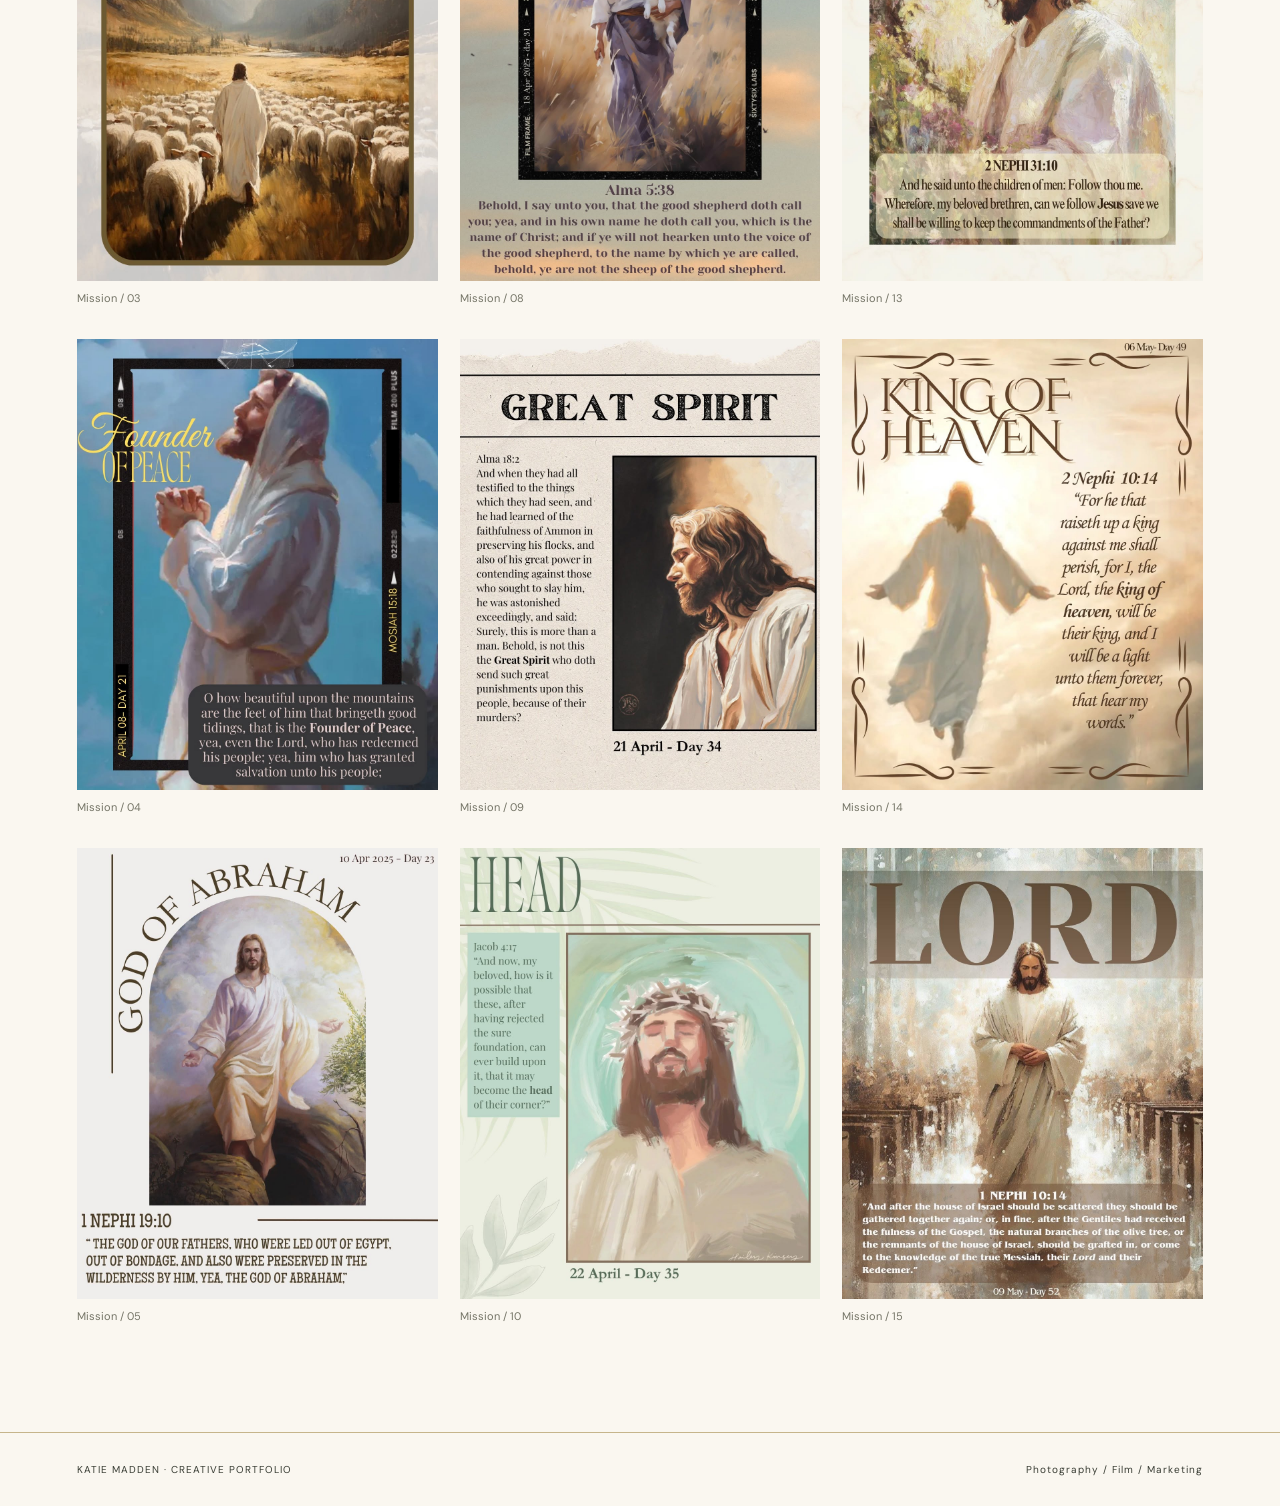
<file: marketing.html>
<!doctype html><html lang="en"><head><meta charset="utf-8"><meta name="viewport" content="width=device-width,initial-scale=1"><title>Mission Social Posts | Katie Madden</title><meta name="description" content="Photography, video, marketing projects, and AI work by Katie Madden."><link rel="stylesheet" href="style.css?v=contact-1"><style>header nav{flex-wrap:wrap;row-gap:8px;column-gap:22px}</style></head><body><a class="skip" href="#main">Skip to content</a><header><a class="brand" href="index.html">Katie Madden<em>·</em></a><nav aria-label="Main navigation"><a href="index.html" >Home</a><a href="photography.html" >Photography</a><a href="videography.html" >Videography</a><a href="marketing-projects.html">Marketing</a><a href="marketing.html" aria-current="page">Mission Social Posts</a><a href="ai-usage.html">AI Projects</a><a href="resume.html">Resume</a></nav><div class="contact-strip" aria-label="Contact Katie"><a href="mailto:katiemadd99@gmail.com">katiemadd99@gmail.com</a><span aria-hidden="true">·</span><a href="tel:+18016960211">801-696-0211</a><span aria-hidden="true">·</span><a href="https://www.linkedin.com/in/katie-madden" target="_blank" rel="noopener noreferrer">LinkedIn ↗</a></div></header><main id="main"><section class="page-intro"><p class="eyebrow">Social media / Design</p><h1>Mission Social Posts</h1><p>Examples of the social posts I designed for Mission. Click a post to see the full image.</p></section><section class="gallery" aria-label="Image gallery"><figure><button data-image="assets/marketing/1.png" aria-label="Enlarge marketing image 1"><img loading="lazy" src="assets/marketing/1.png" alt="Mission social post 1"></button><figcaption>Mission / 01</figcaption></figure><figure><button data-image="assets/marketing/2.png" aria-label="Enlarge marketing image 2"><img loading="lazy" src="assets/marketing/2.png" alt="Mission social post 2"></button><figcaption>Mission / 02</figcaption></figure><figure><button data-image="assets/marketing/3.png" aria-label="Enlarge marketing image 3"><img loading="lazy" src="assets/marketing/3.png" alt="Mission social post 3"></button><figcaption>Mission / 03</figcaption></figure><figure><button data-image="assets/marketing/4.png" aria-label="Enlarge marketing image 4"><img loading="lazy" src="assets/marketing/4.png" alt="Mission social post 4"></button><figcaption>Mission / 04</figcaption></figure><figure><button data-image="assets/marketing/5.png" aria-label="Enlarge marketing image 5"><img loading="lazy" src="assets/marketing/5.png" alt="Mission social post 5"></button><figcaption>Mission / 05</figcaption></figure><figure><button data-image="assets/marketing/6.png" aria-label="Enlarge marketing image 6"><img loading="lazy" src="assets/marketing/6.png" alt="Mission social post 6"></button><figcaption>Mission / 06</figcaption></figure><figure><button data-image="assets/marketing/7.png" aria-label="Enlarge marketing image 7"><img loading="lazy" src="assets/marketing/7.png" alt="Mission social post 7"></button><figcaption>Mission / 07</figcaption></figure><figure><button data-image="assets/marketing/8.png" aria-label="Enlarge marketing image 8"><img loading="lazy" src="assets/marketing/8.png" alt="Mission social post 8"></button><figcaption>Mission / 08</figcaption></figure><figure><button data-image="assets/marketing/9.png" aria-label="Enlarge marketing image 9"><img loading="lazy" src="assets/marketing/9.png" alt="Mission social post 9"></button><figcaption>Mission / 09</figcaption></figure><figure><button data-image="assets/marketing/10.png" aria-label="Enlarge marketing image 10"><img loading="lazy" src="assets/marketing/10.png" alt="Mission social post 10"></button><figcaption>Mission / 10</figcaption></figure><figure><button data-image="assets/marketing/11.png" aria-label="Enlarge marketing image 11"><img loading="lazy" src="assets/marketing/11.png" alt="Mission social post 11"></button><figcaption>Mission / 11</figcaption></figure><figure><button data-image="assets/marketing/12.png" aria-label="Enlarge marketing image 12"><img loading="lazy" src="assets/marketing/12.png" alt="Mission social post 12"></button><figcaption>Mission / 12</figcaption></figure><figure><button data-image="assets/marketing/13.png" aria-label="Enlarge marketing image 13"><img loading="lazy" src="assets/marketing/13.png" alt="Mission social post 13"></button><figcaption>Mission / 13</figcaption></figure><figure><button data-image="assets/marketing/14.png" aria-label="Enlarge marketing image 14"><img loading="lazy" src="assets/marketing/14.png" alt="Mission social post 14"></button><figcaption>Mission / 14</figcaption></figure><figure><button data-image="assets/marketing/15.png" aria-label="Enlarge marketing image 15"><img loading="lazy" src="assets/marketing/15.png" alt="Mission social post 15"></button><figcaption>Mission / 15</figcaption></figure></section></main><footer><a href="index.html">KATIE MADDEN · CREATIVE PORTFOLIO</a><span>Photography / Film / Marketing</span></footer><dialog aria-label="Image preview"><button autofocus aria-label="Close image preview">Close ×</button><img alt=""></dialog><script src="script.js"></script></body></html>
</file>
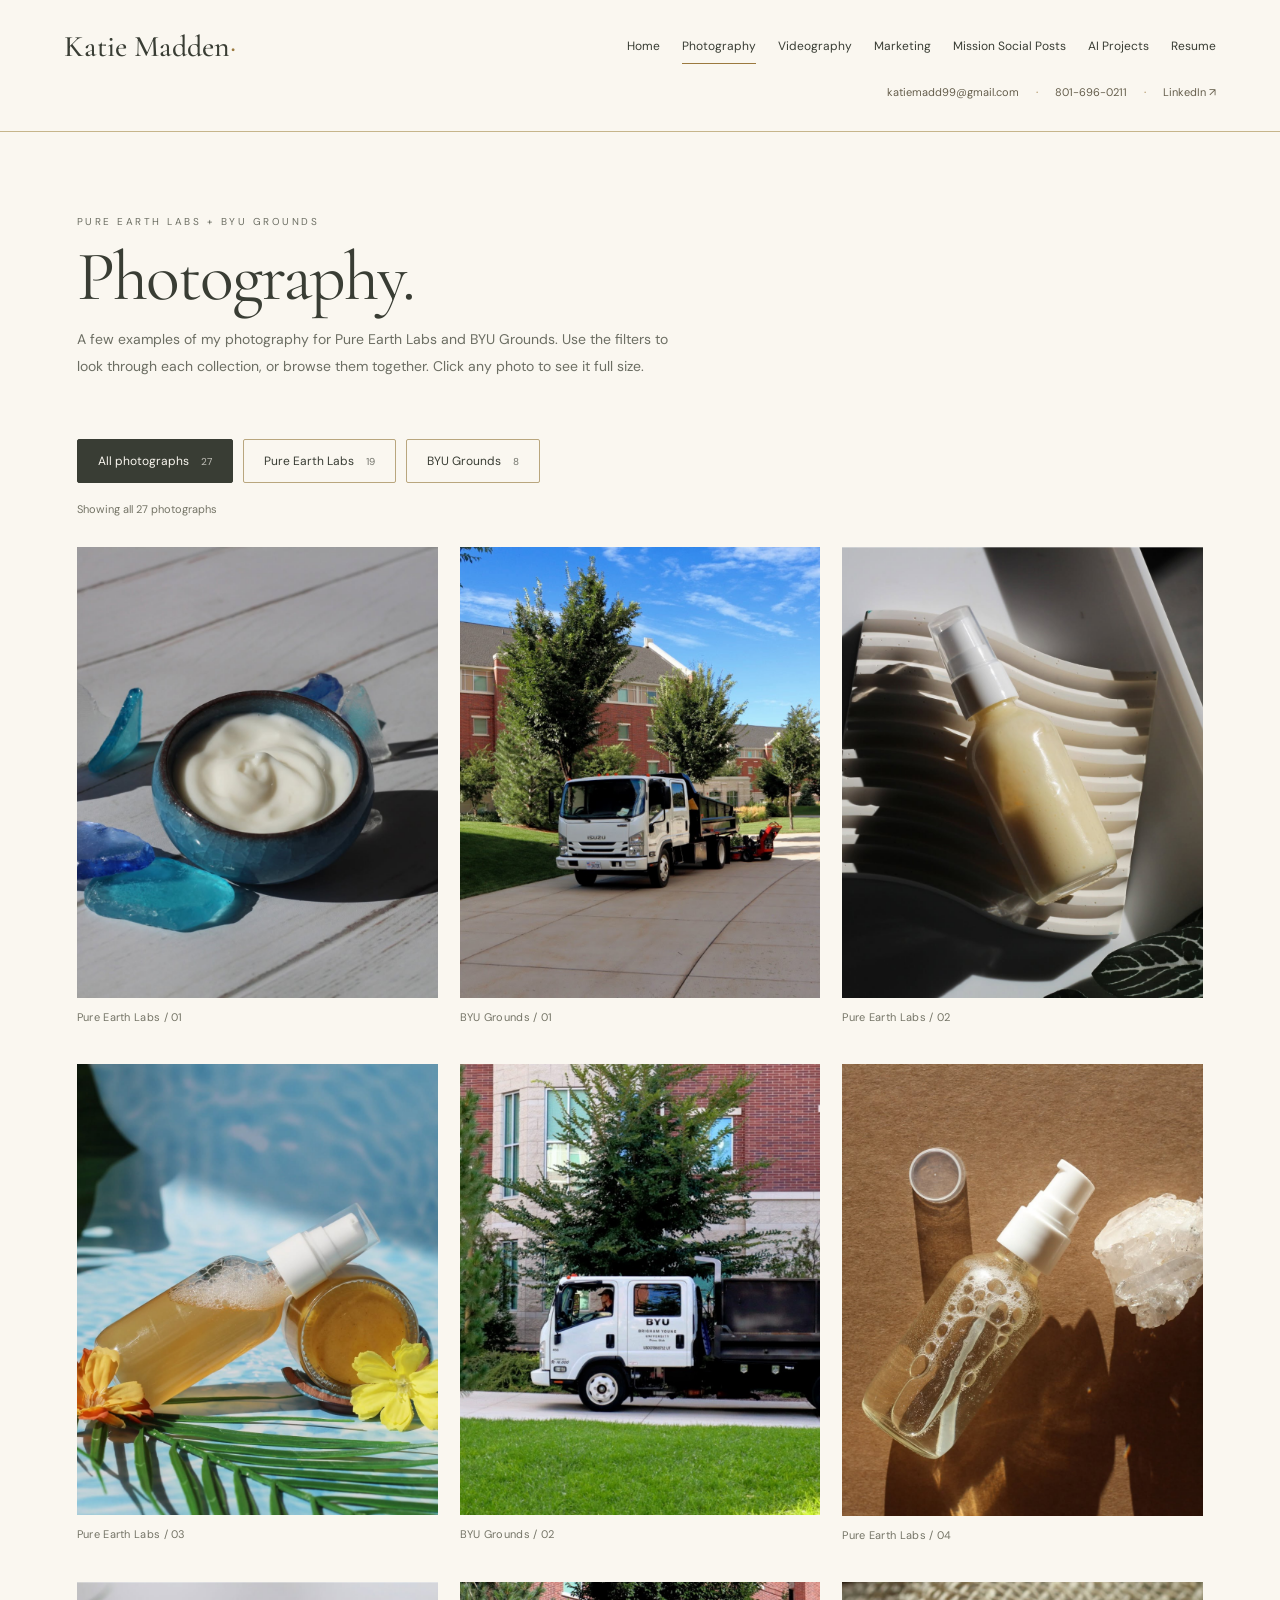
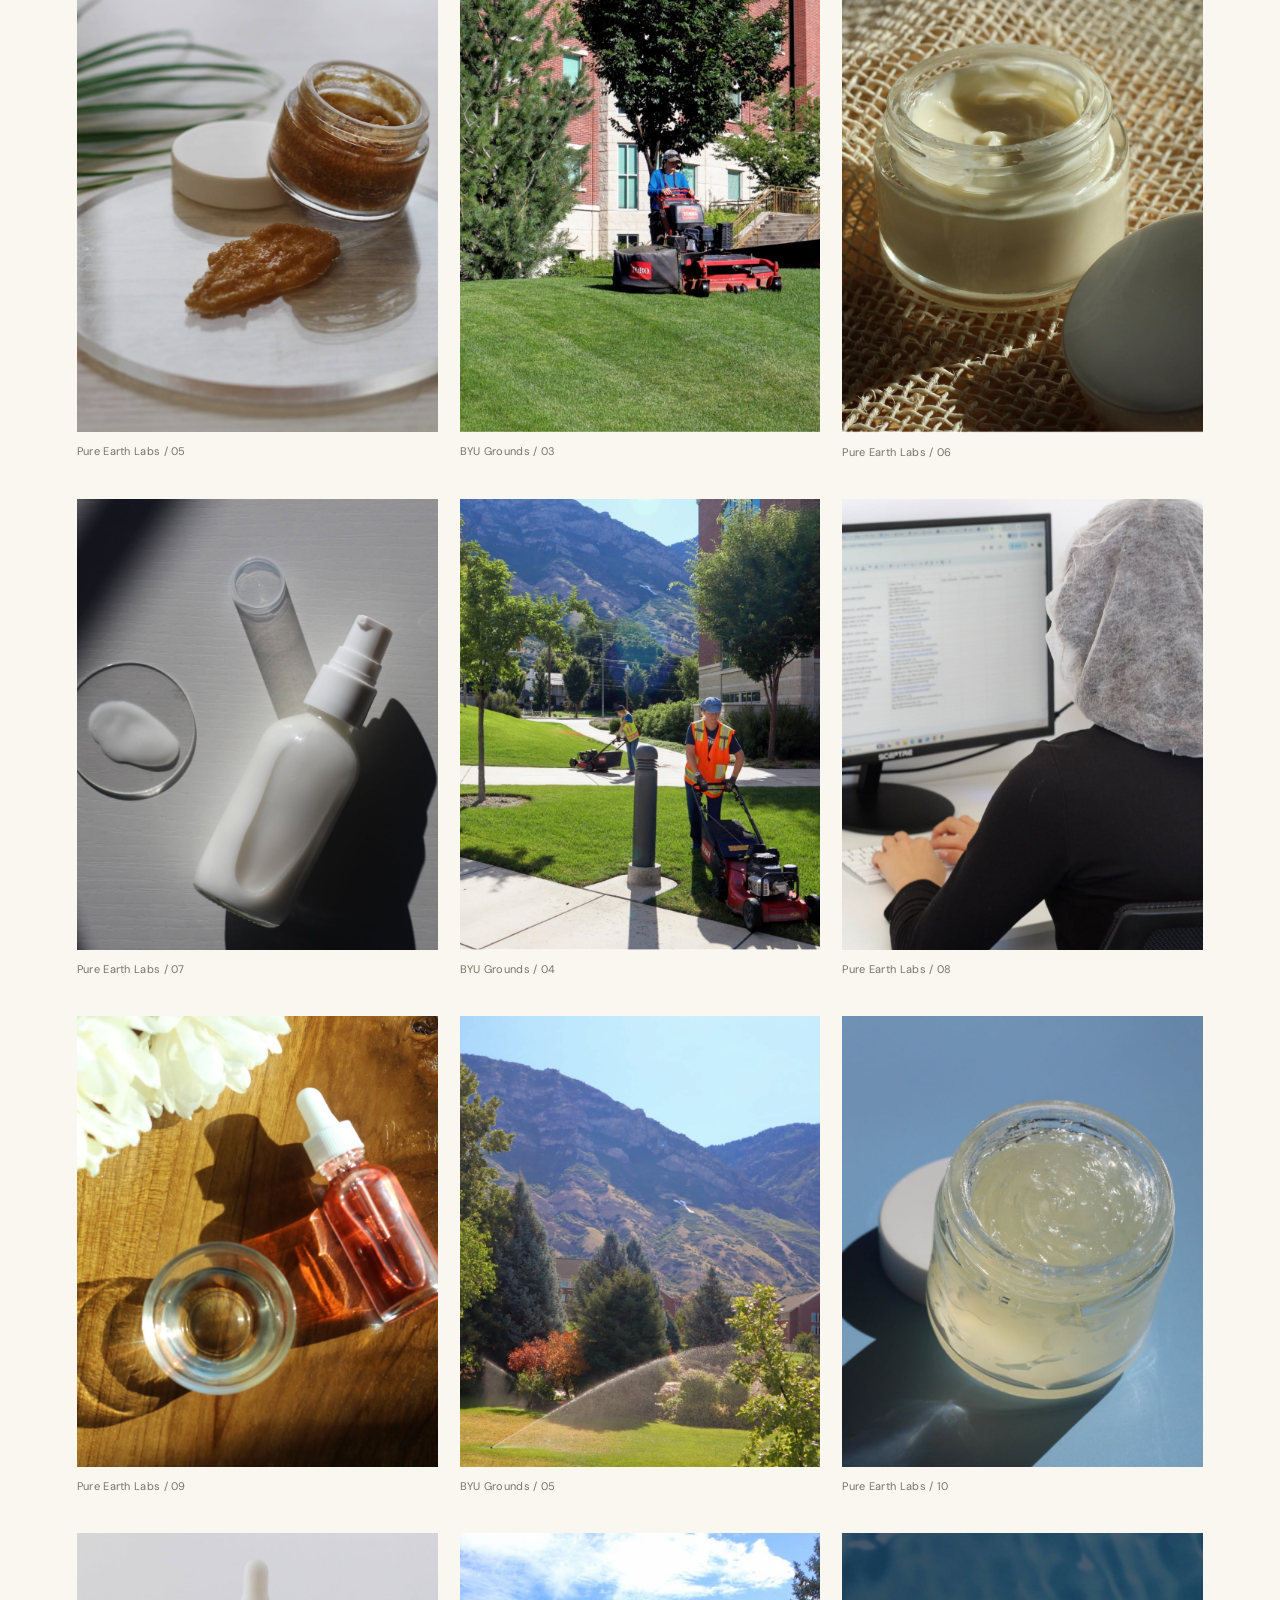
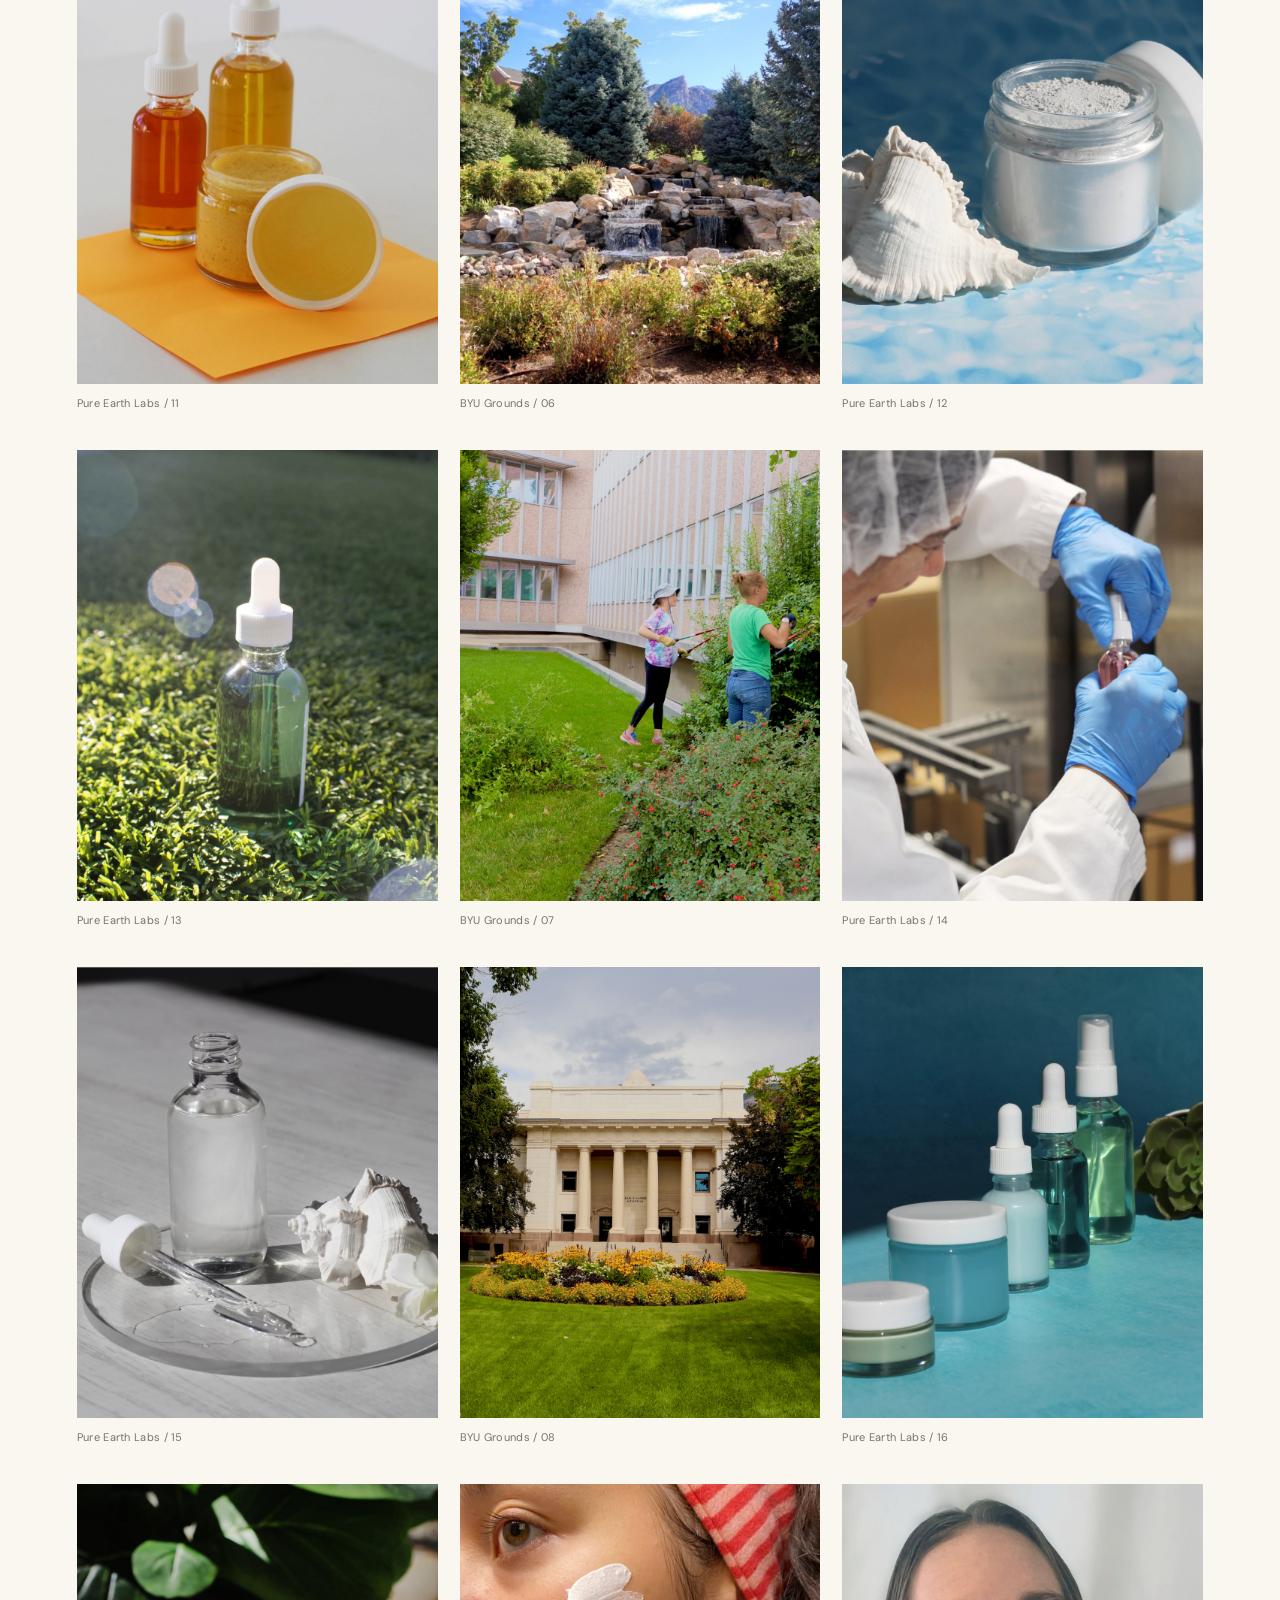
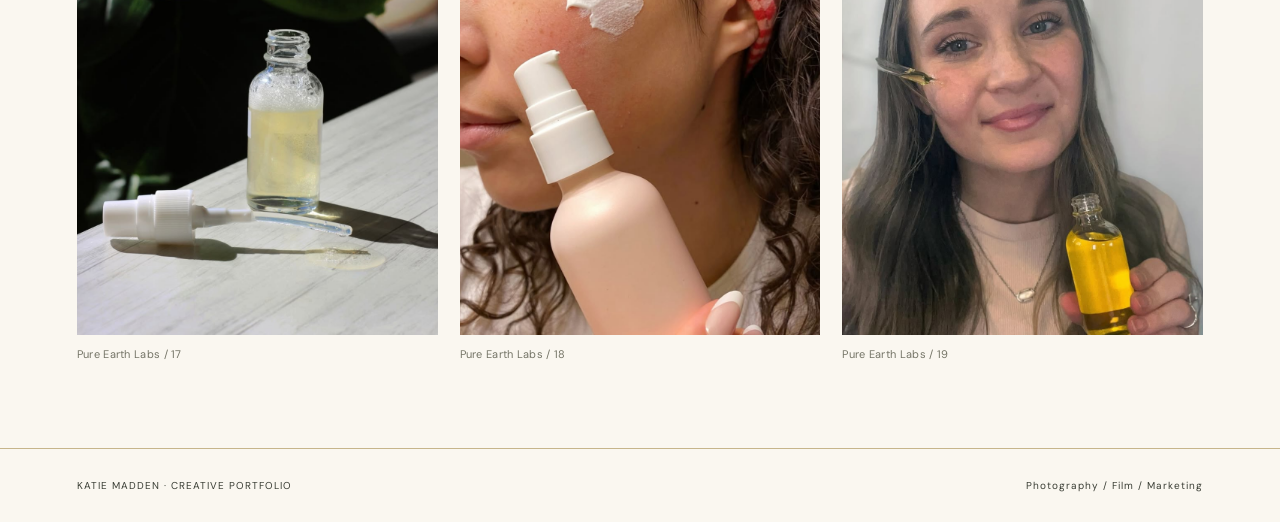
<file: photography.html>
<!doctype html><html lang="en"><head><meta charset="utf-8"><meta name="viewport" content="width=device-width,initial-scale=1"><title>Photography. | Katie Madden</title><meta name="description" content="Photography, video, marketing projects, and AI work by Katie Madden."><link rel="stylesheet" href="style.css?v=contact-1"><style>header nav{flex-wrap:wrap;row-gap:8px;column-gap:22px}</style></head><body><a class="skip" href="#main">Skip to content</a><header><a class="brand" href="index.html">Katie Madden<em>·</em></a><nav aria-label="Main navigation"><a href="index.html" >Home</a><a href="photography.html" aria-current="page">Photography</a><a href="videography.html" >Videography</a><a href="marketing-projects.html">Marketing</a><a href="marketing.html" >Mission Social Posts</a><a href="ai-usage.html">AI Projects</a><a href="resume.html">Resume</a></nav><div class="contact-strip" aria-label="Contact Katie"><a href="mailto:katiemadd99@gmail.com">katiemadd99@gmail.com</a><span aria-hidden="true">·</span><a href="tel:+18016960211">801-696-0211</a><span aria-hidden="true">·</span><a href="https://www.linkedin.com/in/katie-madden" target="_blank" rel="noopener noreferrer">LinkedIn ↗</a></div></header><main id="main"><section class="page-intro"><p class="eyebrow">Pure Earth Labs + BYU Grounds</p><h1>Photography.</h1><p>A few examples of my photography for Pure Earth Labs and BYU Grounds. Use the filters to look through each collection, or browse them together. Click any photo to see it full size.</p></section><section class="photo-browser" aria-label="Photography collections"><div class="photo-filters" role="group" aria-label="Filter photography"><button type="button" data-filter="all" aria-pressed="true">All photographs <span>27</span></button><button type="button" data-filter="pure-earth" aria-pressed="false">Pure Earth Labs <span>19</span></button><button type="button" data-filter="byu-grounds" aria-pressed="false">BYU Grounds <span>8</span></button></div><p class="photo-count" role="status" aria-live="polite">Showing all 27 photographs</p></section><section class="gallery photo-grid" aria-label="Photography gallery"><figure data-collection="pure-earth"><button data-image="assets/photography/1.png" aria-label="Enlarge Pure Earth Labs photograph 1"><img loading="lazy" src="assets/photography/1.png" alt="Pure Earth Labs photograph 1"></button><figcaption>Pure Earth Labs / 01</figcaption></figure><figure data-collection="byu-grounds"><button data-image="21.png" aria-label="Enlarge BYU Grounds photograph 1"><img loading="lazy" src="21.png" alt="BYU Grounds photograph 1"></button><figcaption>BYU Grounds / 01</figcaption></figure><figure data-collection="pure-earth"><button data-image="assets/photography/2.png" aria-label="Enlarge Pure Earth Labs photograph 2"><img loading="lazy" src="assets/photography/2.png" alt="Pure Earth Labs photograph 2"></button><figcaption>Pure Earth Labs / 02</figcaption></figure><figure data-collection="pure-earth"><button data-image="assets/photography/3.png" aria-label="Enlarge Pure Earth Labs photograph 3"><img loading="lazy" src="assets/photography/3.png" alt="Pure Earth Labs photograph 3"></button><figcaption>Pure Earth Labs / 03</figcaption></figure><figure data-collection="byu-grounds"><button data-image="22.png" aria-label="Enlarge BYU Grounds photograph 2"><img loading="lazy" src="22.png" alt="BYU Grounds photograph 2"></button><figcaption>BYU Grounds / 02</figcaption></figure><figure data-collection="pure-earth"><button data-image="assets/photography/4.png" aria-label="Enlarge Pure Earth Labs photograph 4"><img loading="lazy" src="assets/photography/4.png" alt="Pure Earth Labs photograph 4"></button><figcaption>Pure Earth Labs / 04</figcaption></figure><figure data-collection="pure-earth"><button data-image="assets/photography/5.png" aria-label="Enlarge Pure Earth Labs photograph 5"><img loading="lazy" src="assets/photography/5.png" alt="Pure Earth Labs photograph 5"></button><figcaption>Pure Earth Labs / 05</figcaption></figure><figure data-collection="byu-grounds"><button data-image="23.png" aria-label="Enlarge BYU Grounds photograph 3"><img loading="lazy" src="23.png" alt="BYU Grounds photograph 3"></button><figcaption>BYU Grounds / 03</figcaption></figure><figure data-collection="pure-earth"><button data-image="assets/photography/6.png" aria-label="Enlarge Pure Earth Labs photograph 6"><img loading="lazy" src="assets/photography/6.png" alt="Pure Earth Labs photograph 6"></button><figcaption>Pure Earth Labs / 06</figcaption></figure><figure data-collection="pure-earth"><button data-image="assets/photography/7.png" aria-label="Enlarge Pure Earth Labs photograph 7"><img loading="lazy" src="assets/photography/7.png" alt="Pure Earth Labs photograph 7"></button><figcaption>Pure Earth Labs / 07</figcaption></figure><figure data-collection="byu-grounds"><button data-image="24.png" aria-label="Enlarge BYU Grounds photograph 4"><img loading="lazy" src="24.png" alt="BYU Grounds photograph 4"></button><figcaption>BYU Grounds / 04</figcaption></figure><figure data-collection="pure-earth"><button data-image="assets/photography/8.png" aria-label="Enlarge Pure Earth Labs photograph 8"><img loading="lazy" src="assets/photography/8.png" alt="Pure Earth Labs photograph 8"></button><figcaption>Pure Earth Labs / 08</figcaption></figure><figure data-collection="pure-earth"><button data-image="assets/photography/9.png" aria-label="Enlarge Pure Earth Labs photograph 9"><img loading="lazy" src="assets/photography/9.png" alt="Pure Earth Labs photograph 9"></button><figcaption>Pure Earth Labs / 09</figcaption></figure><figure data-collection="byu-grounds"><button data-image="25.png" aria-label="Enlarge BYU Grounds photograph 5"><img loading="lazy" src="25.png" alt="BYU Grounds photograph 5"></button><figcaption>BYU Grounds / 05</figcaption></figure><figure data-collection="pure-earth"><button data-image="assets/photography/10.png" aria-label="Enlarge Pure Earth Labs photograph 10"><img loading="lazy" src="assets/photography/10.png" alt="Pure Earth Labs photograph 10"></button><figcaption>Pure Earth Labs / 10</figcaption></figure><figure data-collection="pure-earth"><button data-image="assets/photography/11.png" aria-label="Enlarge Pure Earth Labs photograph 11"><img loading="lazy" src="assets/photography/11.png" alt="Pure Earth Labs photograph 11"></button><figcaption>Pure Earth Labs / 11</figcaption></figure><figure data-collection="byu-grounds"><button data-image="26.png" aria-label="Enlarge BYU Grounds photograph 6"><img loading="lazy" src="26.png" alt="BYU Grounds photograph 6"></button><figcaption>BYU Grounds / 06</figcaption></figure><figure data-collection="pure-earth"><button data-image="assets/photography/12.png" aria-label="Enlarge Pure Earth Labs photograph 12"><img loading="lazy" src="assets/photography/12.png" alt="Pure Earth Labs photograph 12"></button><figcaption>Pure Earth Labs / 12</figcaption></figure><figure data-collection="pure-earth"><button data-image="assets/photography/13.png" aria-label="Enlarge Pure Earth Labs photograph 13"><img loading="lazy" src="assets/photography/13.png" alt="Pure Earth Labs photograph 13"></button><figcaption>Pure Earth Labs / 13</figcaption></figure><figure data-collection="byu-grounds"><button data-image="27.png" aria-label="Enlarge BYU Grounds photograph 7"><img loading="lazy" src="27.png" alt="BYU Grounds photograph 7"></button><figcaption>BYU Grounds / 07</figcaption></figure><figure data-collection="pure-earth"><button data-image="assets/photography/14.png" aria-label="Enlarge Pure Earth Labs photograph 14"><img loading="lazy" src="assets/photography/14.png" alt="Pure Earth Labs photograph 14"></button><figcaption>Pure Earth Labs / 14</figcaption></figure><figure data-collection="pure-earth"><button data-image="assets/photography/15.png" aria-label="Enlarge Pure Earth Labs photograph 15"><img loading="lazy" src="assets/photography/15.png" alt="Pure Earth Labs photograph 15"></button><figcaption>Pure Earth Labs / 15</figcaption></figure><figure data-collection="byu-grounds"><button data-image="28.png" aria-label="Enlarge BYU Grounds photograph 8"><img loading="lazy" src="28.png" alt="BYU Grounds photograph 8"></button><figcaption>BYU Grounds / 08</figcaption></figure><figure data-collection="pure-earth"><button data-image="assets/photography/16.png" aria-label="Enlarge Pure Earth Labs photograph 16"><img loading="lazy" src="assets/photography/16.png" alt="Pure Earth Labs photograph 16"></button><figcaption>Pure Earth Labs / 16</figcaption></figure><figure data-collection="pure-earth"><button data-image="assets/photography/17.png" aria-label="Enlarge Pure Earth Labs photograph 17"><img loading="lazy" src="assets/photography/17.png" alt="Pure Earth Labs photograph 17"></button><figcaption>Pure Earth Labs / 17</figcaption></figure><figure data-collection="pure-earth"><button data-image="assets/photography/18.png" aria-label="Enlarge Pure Earth Labs photograph 18"><img loading="lazy" src="assets/photography/18.png" alt="Pure Earth Labs photograph 18"></button><figcaption>Pure Earth Labs / 18</figcaption></figure><figure data-collection="pure-earth"><button data-image="assets/photography/19.png" aria-label="Enlarge Pure Earth Labs photograph 19"><img loading="lazy" src="assets/photography/19.png" alt="Pure Earth Labs photograph 19"></button><figcaption>Pure Earth Labs / 19</figcaption></figure></section></main><footer><a href="index.html">KATIE MADDEN · CREATIVE PORTFOLIO</a><span>Photography / Film / Marketing</span></footer><dialog aria-label="Image preview"><button autofocus aria-label="Close image preview">Close ×</button><img alt=""></dialog><script src="script.js?v=photo-collections-1"></script></body></html>
</file>
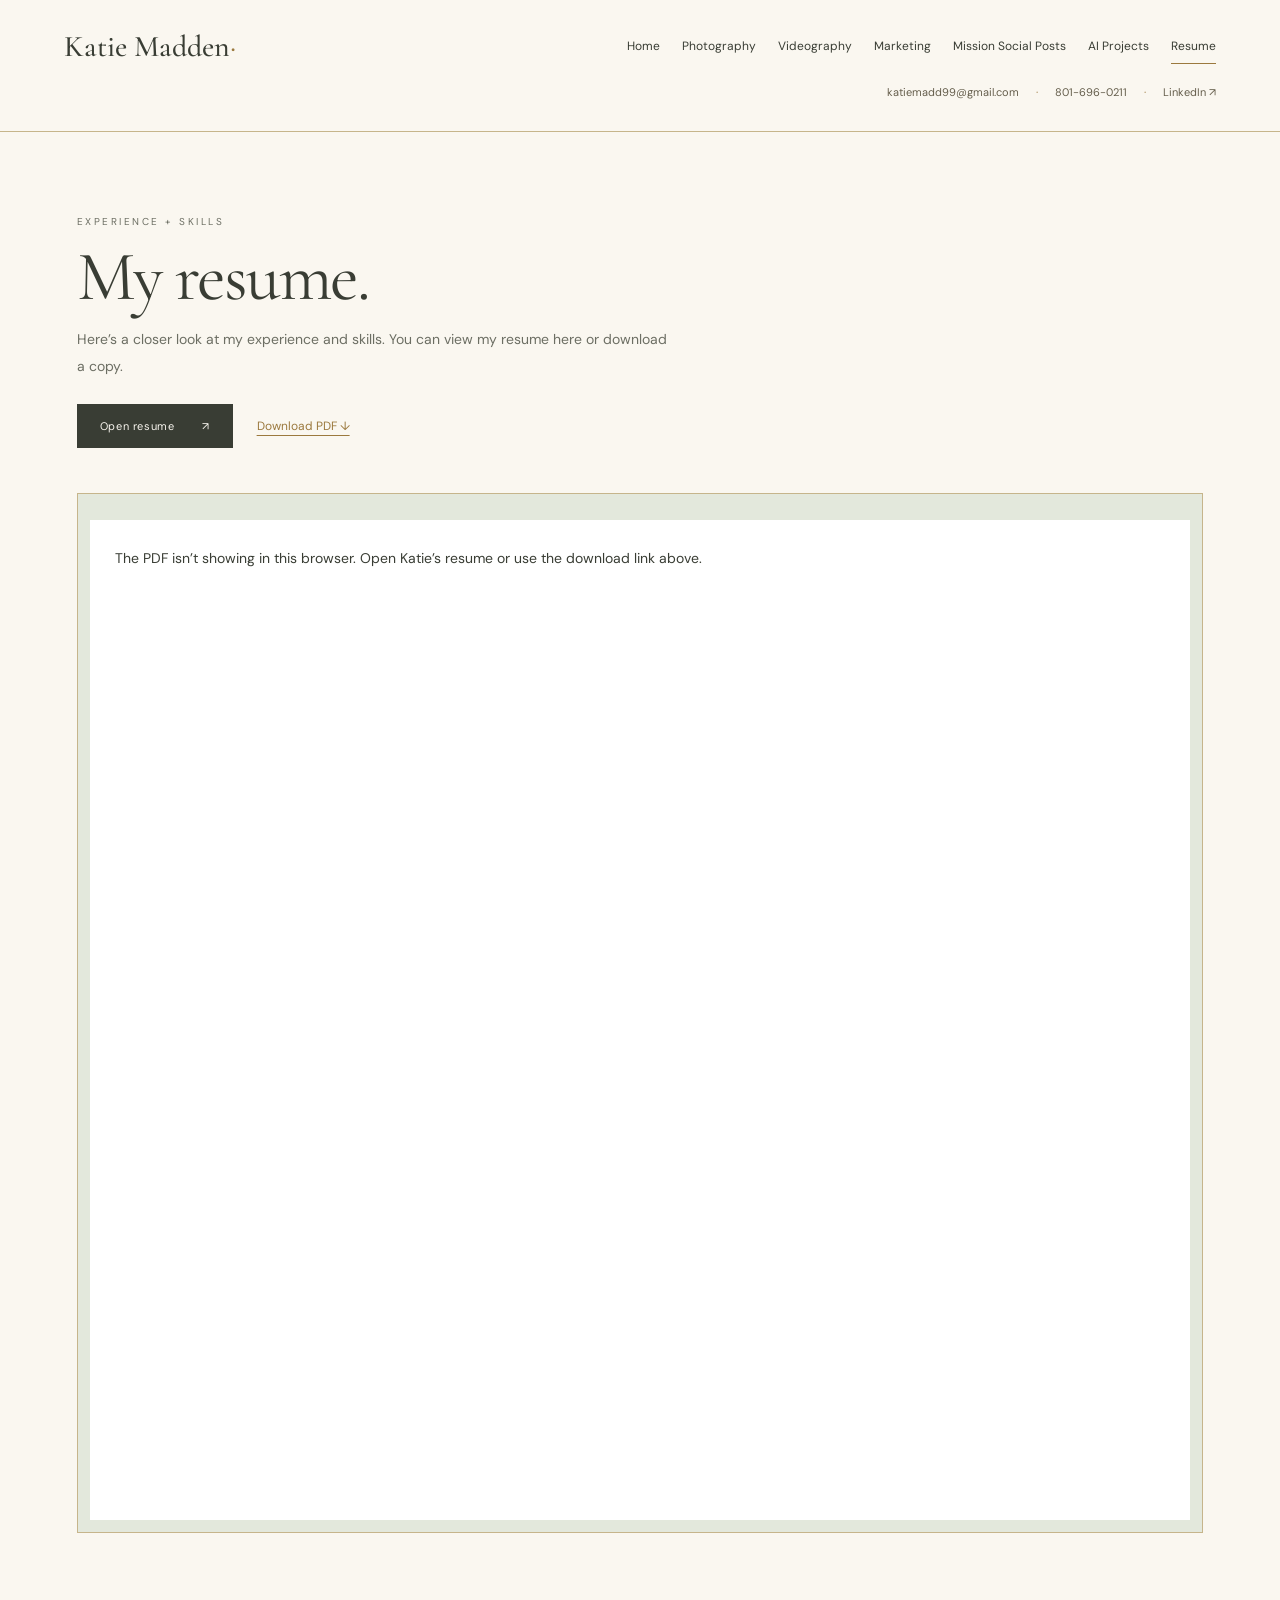
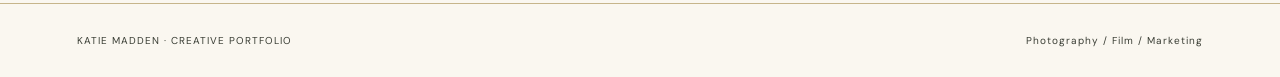
<file: resume.html>
<!doctype html><html lang="en"><head><meta charset="utf-8"><meta name="viewport" content="width=device-width,initial-scale=1"><title>Resume | Katie Madden</title><meta name="description" content="Photography, video, marketing projects, and AI work by Katie Madden."><link rel="stylesheet" href="style.css?v=contact-1"><style>.resume-actions{display:flex;align-items:center;flex-wrap:wrap;gap:24px;margin-top:24px}.resume-download{font-size:12px;color:var(--gold);text-decoration:underline;text-underline-offset:5px}.resume-viewer{margin:0 6% 70px;border:1px solid #c6b58b;background:#e3e8dc;padding:12px}.resume-viewer object{display:block;width:100%;height:1000px;background:white}.resume-viewer p{padding:25px}@media(max-width:700px){.resume-viewer object{height:75vh;min-height:480px}header nav{flex-wrap:wrap;row-gap:8px}}</style><style>header nav{flex-wrap:wrap;row-gap:8px;column-gap:22px}</style></head><body><a class="skip" href="#main">Skip to content</a><header><a class="brand" href="index.html">Katie Madden<em>·</em></a><nav aria-label="Main navigation"><a href="index.html">Home</a><a href="photography.html" >Photography</a><a href="videography.html" >Videography</a><a href="marketing-projects.html">Marketing</a><a href="marketing.html" >Mission Social Posts</a><a href="ai-usage.html">AI Projects</a><a href="resume.html" aria-current="page">Resume</a></nav><div class="contact-strip" aria-label="Contact Katie"><a href="mailto:katiemadd99@gmail.com">katiemadd99@gmail.com</a><span aria-hidden="true">·</span><a href="tel:+18016960211">801-696-0211</a><span aria-hidden="true">·</span><a href="https://www.linkedin.com/in/katie-madden" target="_blank" rel="noopener noreferrer">LinkedIn ↗</a></div></header><main id="main"><section class="page-intro"><p class="eyebrow">Experience + skills</p><h1>My resume.</h1><p>Here’s a closer look at my experience and skills. You can view my resume here or download a copy.</p><div class="resume-actions"><a class="button" href="Katie_Madden_Resume.docx.pdf" target="_blank" rel="noopener noreferrer">Open resume <span>↗</span></a><a class="resume-download" href="Katie_Madden_Resume.docx.pdf" download="Katie-Madden-Resume.pdf">Download PDF ↓</a></div></section><section class="resume-viewer" aria-label="Resume document"><object data="Katie_Madden_Resume.docx.pdf#view=FitH" type="application/pdf" aria-label="Katie Madden resume PDF"><p>The PDF isn’t showing in this browser. <a href="Katie_Madden_Resume.docx.pdf" target="_blank" rel="noopener noreferrer">Open Katie’s resume</a> or use the download link above.</p></object></section></main><footer><a href="index.html">KATIE MADDEN · CREATIVE PORTFOLIO</a><span>Photography / Film / Marketing</span></footer><dialog aria-label="Image preview"><button autofocus aria-label="Close image preview">Close ×</button><img alt=""></dialog><script src="script.js"></script></body></html>
</file>
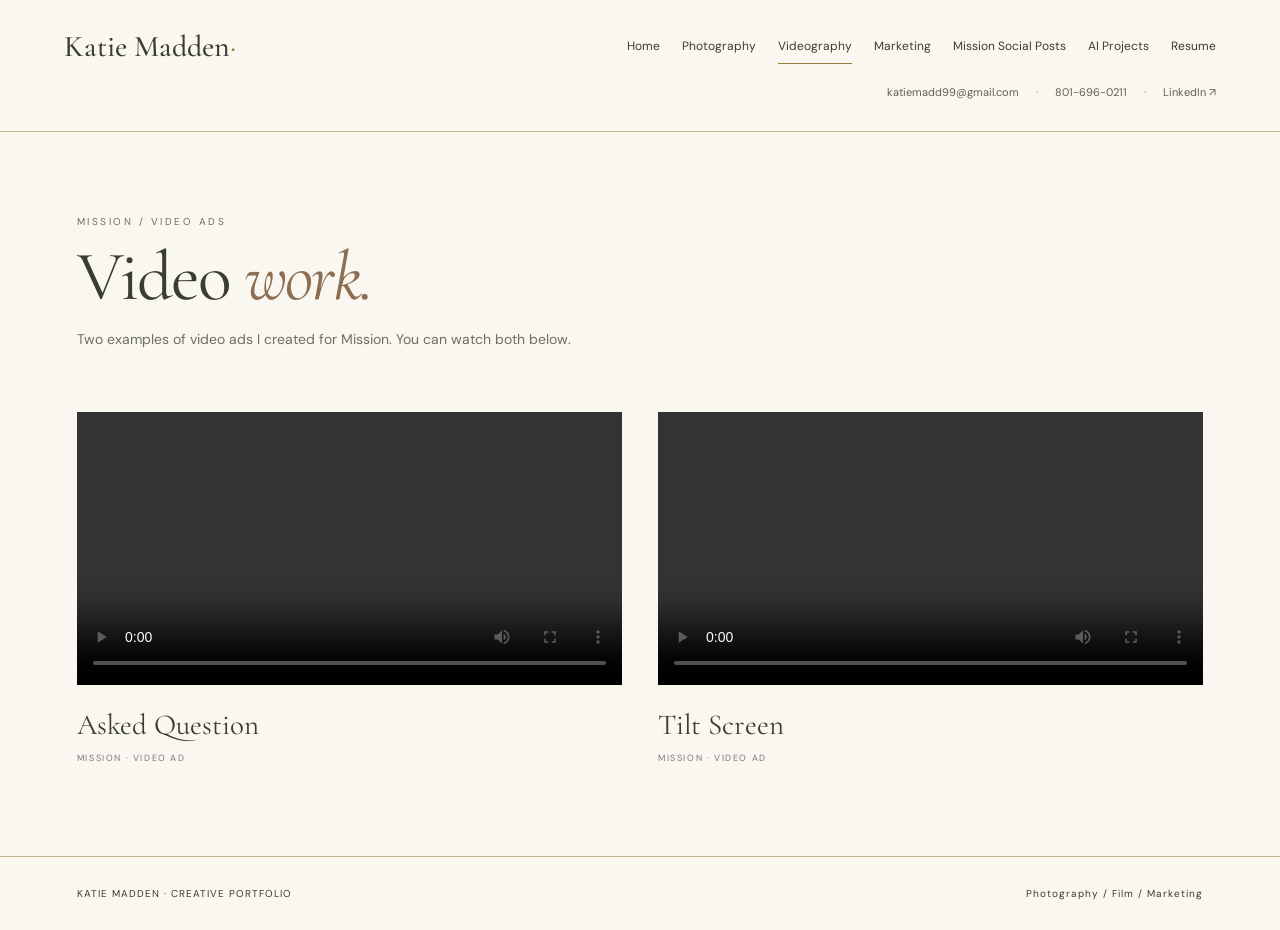
<file: videography.html>
<!doctype html><html lang="en"><head><meta charset="utf-8"><meta name="viewport" content="width=device-width,initial-scale=1"><title>Videography | Katie Madden</title><meta name="description" content="Photography, video, marketing projects, and AI work by Katie Madden."><link rel="stylesheet" href="style.css?v=contact-1"><style>header nav{flex-wrap:wrap;row-gap:8px;column-gap:22px}</style></head><body><a class="skip" href="#main">Skip to content</a><header><a class="brand" href="index.html">Katie Madden<em>·</em></a><nav aria-label="Main navigation"><a href="index.html" >Home</a><a href="photography.html" >Photography</a><a href="videography.html" aria-current="page">Videography</a><a href="marketing-projects.html">Marketing</a><a href="marketing.html" >Mission Social Posts</a><a href="ai-usage.html">AI Projects</a><a href="resume.html">Resume</a></nav><div class="contact-strip" aria-label="Contact Katie"><a href="mailto:katiemadd99@gmail.com">katiemadd99@gmail.com</a><span aria-hidden="true">·</span><a href="tel:+18016960211">801-696-0211</a><span aria-hidden="true">·</span><a href="https://www.linkedin.com/in/katie-madden" target="_blank" rel="noopener noreferrer">LinkedIn ↗</a></div></header><main id="main"><section class="page-intro"><p class="eyebrow">Mission / Video ads</p><h1>Video <em>work.</em></h1><p>Two examples of video ads I created for Mission. You can watch both below.</p></section><section class="videos"><article><video controls playsinline preload="metadata" src="assets/question.mp4#t=0.1" aria-label="Asked Question Mission Video Ad"></video><h2>Asked Question</h2><p class="tag">Mission · Video ad</p></article><article><video controls playsinline preload="metadata" src="assets/tilt.mp4#t=0.1" aria-label="Tilt Screen Mission Video Ad"></video><h2>Tilt Screen</h2><p class="tag">Mission · Video ad</p></article></section></main><footer><a href="index.html">KATIE MADDEN · CREATIVE PORTFOLIO</a><span>Photography / Film / Marketing</span></footer><dialog aria-label="Image preview"><button autofocus aria-label="Close image preview">Close ×</button><img alt=""></dialog><script src="script.js"></script></body></html>
</file>
<file: style.css>
@import url('https://fonts.googleapis.com/css2?family=Cormorant+Garamond:ital,wght@0,400;0,500;0,600;1,400;1,500&family=DM+Sans:wght@400;500;600&display=swap');
:root{--cream:#faf7f0;--ink:#393d34;--gold:#9b793e;--sage:#e3e8dc;--pink:#eeddd7}*{box-sizing:border-box}body{margin:0;background:var(--cream);color:var(--ink);font-family:'DM Sans',sans-serif;font-size:14px}a{color:inherit;text-decoration:none}a:focus-visible,button:focus-visible{outline:2px solid var(--gold);outline-offset:5px}header{max-width:1320px;margin:auto;padding:28px 5%;display:flex;align-items:center;justify-content:space-between;border-bottom:1px solid #c6b58b} .brand{font:500 30px 'Cormorant Garamond',Georgia,serif}.brand em{color:var(--gold)}nav{display:flex;gap:30px;font-size:12px}nav a{padding:9px 0}nav a[aria-current=page]{border-bottom:1px solid var(--gold)}main{max-width:1320px;margin:auto}.eyebrow{text-transform:uppercase;letter-spacing:2.5px;font-size:10px;color:#776441}h1,h2,h3{font-family:'Cormorant Garamond',Georgia,serif;font-weight:400;margin:0}h1{font-size:clamp(54px,6.5vw,90px);line-height:1.02;letter-spacing:-2px}h1 em,h2 em{font-weight:400;color:#8c6e53}p{line-height:1.9}.hero{position:relative;display:grid;grid-template-columns:1fr 1fr;align-items:center;gap:8%;padding:75px 8% 65px}.intro{max-width:390px;margin:25px 0;color:#66695d}.button{display:inline-block;padding:15px 23px;background:var(--ink);color:var(--cream);font-size:11px;letter-spacing:.6px}.button span{margin-left:24px}.hero-photo{position:relative;padding:14px;border:1px solid #bba878;border-radius:220px 220px 3px 3px;background:#efe6db}.hero-photo img{display:block;width:100%;height:430px;object-fit:cover;border-radius:210px 210px 0 0}.hero-photo figcaption{position:absolute;bottom:-18px;right:-20px;background:var(--pink);padding:17px 24px;font:italic 22px 'Cormorant Garamond',Georgia,serif}.botanical{position:absolute;width:105px;height:170px;color:var(--gold);bottom:35px;left:40%;transform:rotate(-12deg);opacity:.7}.ribbon{background:var(--sage);border-block:1px solid #cbd1c1;padding:18px;text-align:center;font:italic 21px 'Cormorant Garamond',Georgia,serif;word-spacing:9px}.ribbon span{color:var(--gold);margin:0 25px}.work{padding:65px 6% 80px}.section-top{display:flex;align-items:end;justify-content:space-between;margin-bottom:30px}.section-top h2{font-size:47px}.section-top p{font-size:12px;color:#777}.cards{display:grid;grid-template-columns:repeat(3,1fr);gap:28px}.card img{width:100%;height:310px;object-fit:cover;display:block;transition:transform .3s}.card .image{overflow:hidden;background:var(--pink)}.card:hover img{transform:scale(1.035)}.meta{display:flex;justify-content:space-between;align-items:center;padding-top:16px}.meta h3{font-size:28px}.meta span{color:var(--gold);font-size:22px}.tag{font-size:9px;letter-spacing:1.6px;text-transform:uppercase;color:#777;margin-top:8px}.note{background:#f0e5df;padding:55px 10%;text-align:center;border-top:1px solid #d6c4ae}.note h2{font-size:42px}.note p{max-width:560px;margin:15px auto;color:#696558}.page-intro{padding:70px 6% 45px;position:relative}.page-intro h1{font-size:70px}.page-intro p{max-width:600px;color:#6c6e63}.gallery{padding:0 6% 75px;columns:3;column-gap:22px}.gallery figure{margin:0 0 24px;break-inside:avoid}.gallery button{padding:0;border:0;background:none;cursor:zoom-in;display:block;width:100%}.gallery img{width:100%;display:block}.gallery figcaption{font-size:11px;color:#747466;padding:10px 0}.videos{display:grid;grid-template-columns:1fr 1fr;gap:36px;padding:0 6% 80px}.videos video{width:100%;max-height:600px;background:#e3e8dc}.videos h2{font-size:29px;margin-top:18px}footer{padding:30px 6%;display:flex;justify-content:space-between;border-top:1px solid #c6b58b;font-size:10px;letter-spacing:1px}dialog{border:1px solid var(--gold);background:var(--cream);padding:15px;max-width:95vw;max-height:95vh}dialog::backdrop{background:#292e28d9}dialog img{max-width:85vw;max-height:80vh;display:block}dialog button{display:block;margin:0 0 10px auto;background:transparent;border:0;font-size:15px;cursor:pointer}.skip{position:absolute;left:-9999px}.skip:focus{left:10px;top:10px;background:white;padding:15px;z-index:20}@media(max-width:700px){header{display:block;padding:22px 6%}.brand{font-size:28px}nav{gap:20px;margin-top:18px;font-size:11px}.hero{grid-template-columns:1fr;padding:45px 7%;gap:30px}.hero-photo{margin:0 15px 15px}.hero-photo img{height:340px}.botanical{left:auto;right:15px;top:180px;width:70px}.ribbon{font-size:16px;word-spacing:0}.ribbon span{margin:0 10px}.cards{grid-template-columns:1fr}.card img{height:350px}.section-top{display:block}.section-top h2{font-size:42px}.gallery{columns:2;column-gap:14px}.videos{grid-template-columns:1fr}.page-intro h1{font-size:52px}footer{gap:20px}.note h2{font-size:34px}}@media(prefers-reduced-motion:reduce){*{transition:none!important}}
/* Collection buttons make it easy to explore the mixed photography gallery. */
.photo-browser{padding:0 6% 28px}.photo-filters{display:flex;flex-wrap:wrap;gap:10px}.photo-filters button{border:1px solid #b9a67e;background:transparent;color:var(--ink);padding:13px 20px;font:inherit;font-size:12px;cursor:pointer;border-radius:2px;transition:background .2s}.photo-filters button span{font-size:10px;margin-left:9px;opacity:.7}.photo-filters button[aria-pressed="true"]{background:var(--ink);border-color:var(--ink);color:var(--cream)}.photo-filters button:hover{background:var(--sage)}.photo-filters button[aria-pressed="true"]:hover{background:#505747}.photo-count{font-size:11px;color:#747466;margin:16px 0 0}.gallery.photo-grid{display:grid;grid-template-columns:repeat(3,minmax(0,1fr));gap:28px 22px;columns:auto;align-items:start}.photo-grid figure{margin:0}.photo-grid figure[hidden]{display:none}.photo-grid img{aspect-ratio:4/5;object-fit:cover}.photo-grid figcaption{padding:12px 0;letter-spacing:.3px}@media(max-width:700px){.gallery.photo-grid{grid-template-columns:repeat(2,minmax(0,1fr));gap:20px 14px}.photo-filters button{padding:12px 14px}.photo-filters{gap:8px}}@media(max-width:380px){.gallery.photo-grid{grid-template-columns:1fr}}

header{flex-wrap:wrap;row-gap:16px}.contact-strip{width:100%;display:flex;align-items:center;justify-content:flex-end;flex-wrap:wrap;gap:9px 17px;font-size:11px;color:#655e4c}.contact-strip a{padding:4px 0}.contact-strip a:hover{text-decoration:underline;text-underline-offset:4px}.contact-strip span{color:var(--gold)}@media(max-width:700px){.contact-strip{justify-content:flex-start;margin-top:16px;gap:7px 12px;font-size:10px}}
</file>
<file: ai-usage.css>
header nav{flex-wrap:wrap;row-gap:8px;column-gap:22px}.ai-hero{display:grid;grid-template-columns:1.15fr .85fr;gap:8%;padding:65px 6%;align-items:center}.ai-hero h1{font-size:clamp(50px,5.5vw,76px)}.ai-hero p:not(.eyebrow){max-width:520px;color:#65695c;margin:25px 0}.ai-hero-art{margin:0;padding:12px;border:1px solid #b9a67e;background:#eaded2;transform:rotate(2deg)}.ai-hero-art img{width:100%;max-height:430px;object-fit:contain;display:block}.ai-hero-art figcaption{font-size:10px;padding:12px 4px 2px;color:#665c4a}.ai-jumps{display:flex;flex-wrap:wrap;justify-content:center;gap:12px 30px;background:var(--sage);border-block:1px solid #c6b58b;padding:22px 6%;font-size:12px}.ai-jumps a:hover{text-decoration:underline;text-underline-offset:5px}.ai-case{display:grid;grid-template-columns:minmax(230px,.78fr) minmax(0,1.6fr);gap:5%;padding:60px 6%;border-bottom:1px solid #d7cdb7;scroll-margin-top:25px}.ai-copy h2{font-size:43px;line-height:1.06;margin:15px 0 20px}.ai-copy p{color:#65695c;font-size:13px;line-height:1.9}.skill-tags{display:flex;flex-wrap:wrap;gap:8px;margin-top:22px}.skill-tags span{font-size:10px;border:1px solid #cab993;padding:7px 10px;background:#f1e9dd}.ai-copy .ai-note{font-size:11px;line-height:1.7;margin-top:22px;color:#786e59}.ai-gallery{display:grid;grid-template-columns:repeat(2,minmax(0,1fr));gap:20px;align-items:start}.ai-gallery.three{grid-template-columns:repeat(3,minmax(0,1fr))}.ai-gallery.single{grid-template-columns:1fr}.ai-gallery figure{margin:0;min-width:0}.ai-gallery button{width:100%;padding:8px;border:1px solid #d7cdb7;background:#eee9df;cursor:zoom-in;display:block}.ai-gallery img{width:100%;max-height:380px;object-fit:contain;display:block;background:#f8f7f4}.ai-gallery figcaption{font-size:10px;line-height:1.6;color:#756c5b;padding:9px 0}.ai-close{padding:65px 8%;background:var(--pink);text-align:center}.ai-close h2{font-size:44px;line-height:1.1}.ai-close p:not(.eyebrow){max-width:610px;margin:23px auto;color:#655e53}dialog{max-width:96vw}dialog img{max-width:90vw;max-height:82vh}dialog p{font-size:11px;margin:10px 0 0;color:#655e53}@media(max-width:900px){.ai-case{grid-template-columns:1fr;gap:25px}.ai-copy{max-width:650px}.ai-gallery img{max-height:450px}.ai-hero{gap:5%}.ai-hero h1{font-size:55px}}@media(max-width:600px){.ai-hero{grid-template-columns:1fr;padding:40px 7%;gap:30px}.ai-hero h1{font-size:53px}.ai-hero-art{max-width:370px;margin:0 auto}.ai-jumps{justify-content:flex-start;gap:15px 22px}.ai-case{padding:40px 7%}.ai-copy h2{font-size:37px}.ai-gallery.three{grid-template-columns:repeat(2,minmax(0,1fr))}.ai-gallery{gap:15px}.ai-close h2{font-size:34px}header nav{gap:14px;font-size:11px}}
</file>
